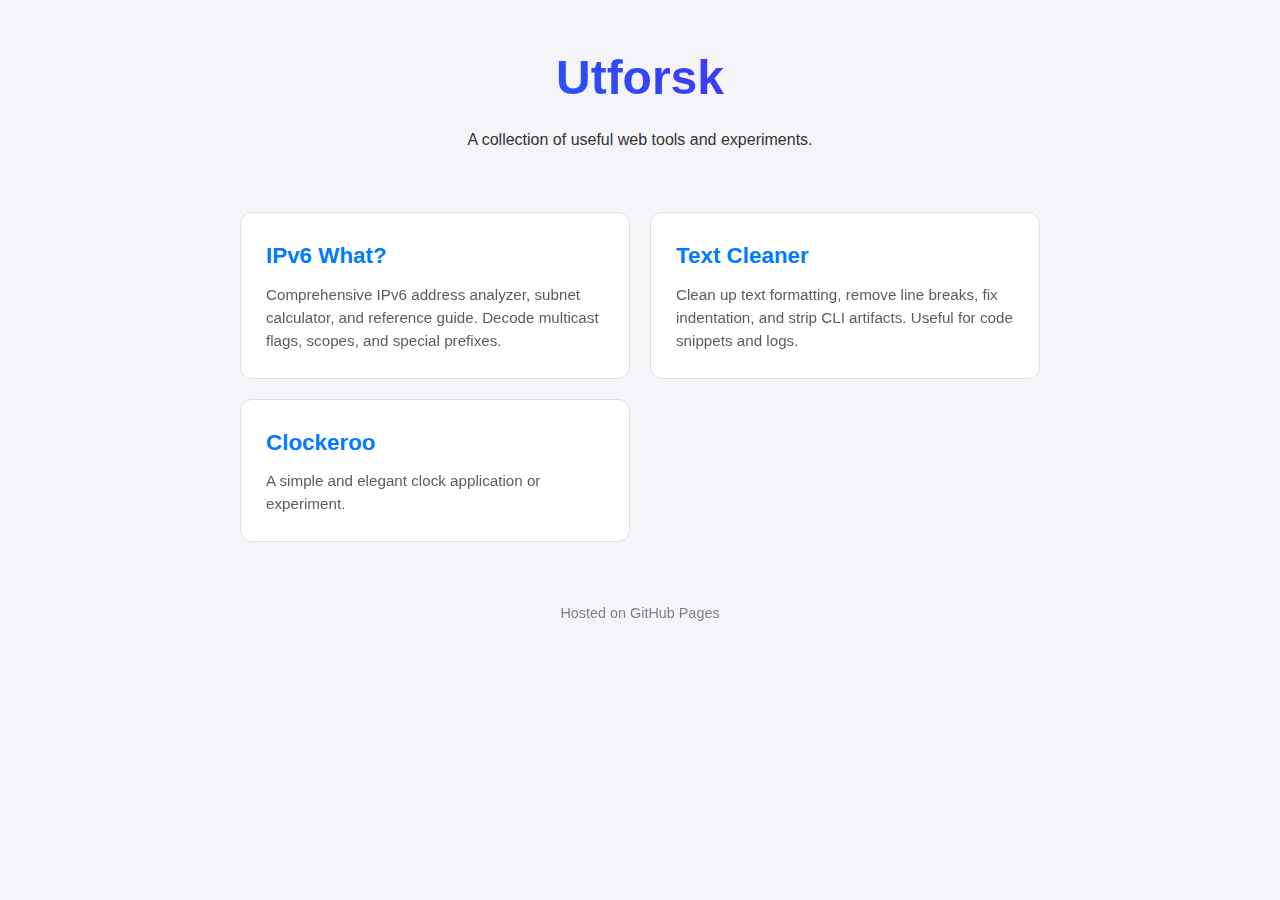
<file: index.html>
<!DOCTYPE html>
<html lang="en">
<head>
    <meta charset="UTF-8">
    <meta name="viewport" content="width=device-width, initial-scale=1.0">
    <title>Utforsk - Tools & Utilities</title>
    <style>
        :root {
            --bg-color: #f4f4f9;
            --text-color: #333;
            --card-bg: #ffffff;
            --card-border: #e0e0e0;
            --primary-color: #007bff;
            --accent-color: #6610f2;
            --hover-bg: #f8f9fa;
        }

        @media (prefers-color-scheme: dark) {
            :root {
                --bg-color: #121212;
                --text-color: #e0e0e0;
                --card-bg: #1e1e1e;
                --card-border: #333;
                --primary-color: #4da3ff;
                --accent-color: #a170ff;
                --hover-bg: #2d2d2d;
            }
        }

        * {
            box-sizing: border-box;
            margin: 0;
            padding: 0;
        }

        body {
            font-family: -apple-system, BlinkMacSystemFont, "Segoe UI", Roboto, Helvetica, Arial, sans-serif;
            background-color: var(--bg-color);
            color: var(--text-color);
            line-height: 1.6;
            padding: 40px 20px;
            transition: background-color 0.3s, color 0.3s;
        }

        .container {
            max-width: 800px;
            margin: 0 auto;
        }

        header {
            text-align: center;
            margin-bottom: 60px;
        }

        h1 {
            font-size: 3rem;
            margin-bottom: 10px;
            background: linear-gradient(45deg, var(--primary-color), var(--accent-color));
            -webkit-background-clip: text;
            -webkit-text-fill-color: transparent;
        }

        .tools-grid {
            display: grid;
            grid-template-columns: repeat(auto-fit, minmax(300px, 1fr));
            gap: 20px;
        }

        .tool-card {
            background-color: var(--card-bg);
            border: 1px solid var(--card-border);
            border-radius: 12px;
            padding: 25px;
            text-decoration: none;
            color: var(--text-color);
            transition: transform 0.2s, border-color 0.2s, box-shadow 0.2s;
            display: flex;
            flex-direction: column;
        }

        .tool-card:hover {
            transform: translateY(-5px);
            border-color: var(--primary-color);
            box-shadow: 0 10px 20px rgba(0,0,0,0.1);
            background-color: var(--hover-bg);
        }

        .tool-title {
            font-size: 1.4rem;
            font-weight: 700;
            margin-bottom: 10px;
            color: var(--primary-color);
        }

        .tool-desc {
            font-size: 0.95rem;
            opacity: 0.8;
            line-height: 1.5;
        }

        footer {
            margin-top: 60px;
            text-align: center;
            opacity: 0.6;
            font-size: 0.9rem;
        }
    </style>
</head>
<body>
    <div class="container">
        <header>
            <h1>Utforsk</h1>
            <p>A collection of useful web tools and experiments.</p>
        </header>

        <div class="tools-grid">
            <a href="/ip6-what/" class="tool-card">
                <div class="tool-title">IPv6 What?</div>
                <div class="tool-desc">Comprehensive IPv6 address analyzer, subnet calculator, and reference guide. Decode multicast flags, scopes, and special prefixes.</div>
            </a>

            <a href="/txt-cleaner/" class="tool-card">
                <div class="tool-title">Text Cleaner</div>
                <div class="tool-desc">Clean up text formatting, remove line breaks, fix indentation, and strip CLI artifacts. Useful for code snippets and logs.</div>
            </a>

            <a href="/clockeroo/" class="tool-card">
                <div class="tool-title">Clockeroo</div>
                <div class="tool-desc">A simple and elegant clock application or experiment.</div>
            </a>

        </div>

        <footer>
            <p>Hosted on GitHub Pages</p>
        </footer>
    </div>
</body>
</html>
</file>
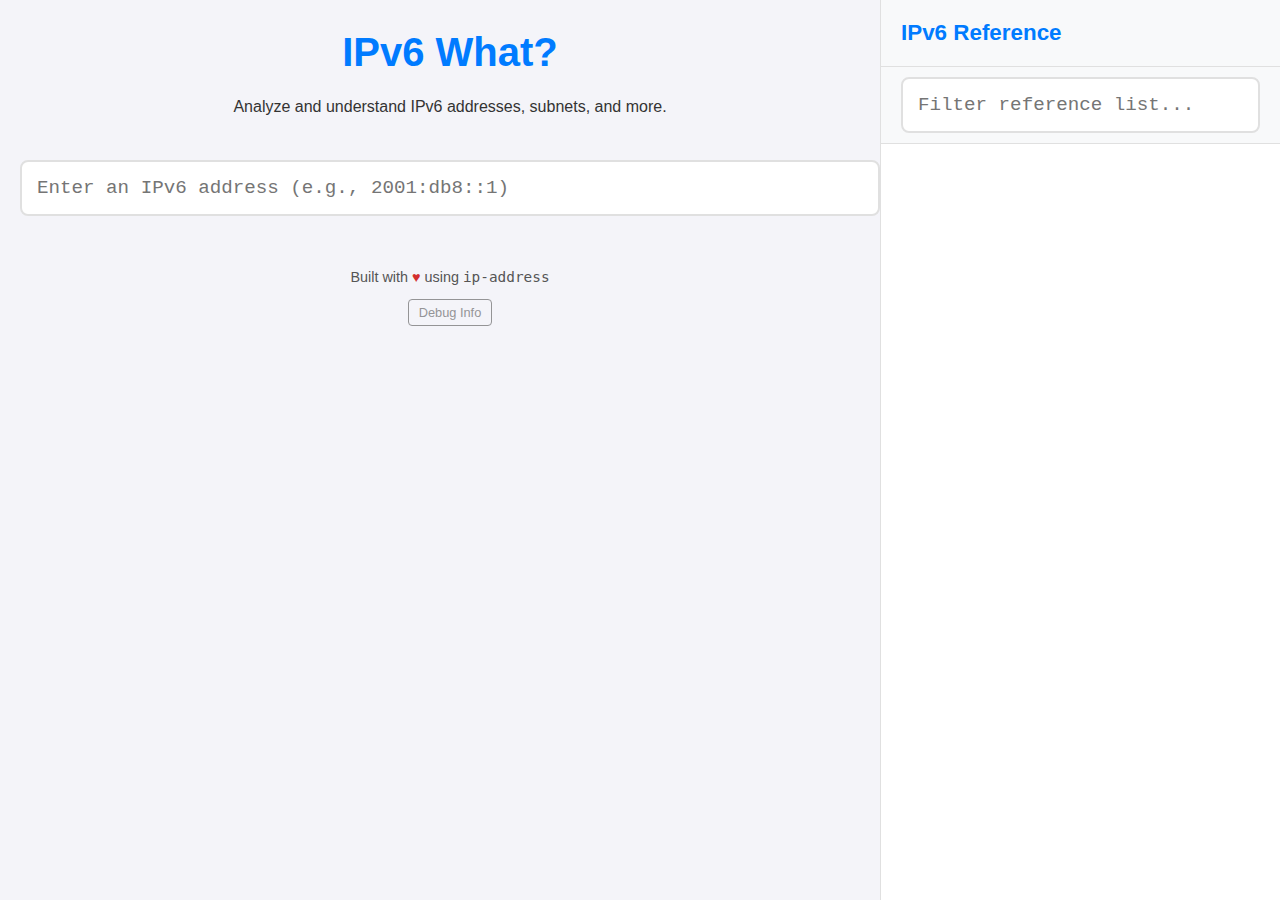
<file: ip6-what/index.html>
<!DOCTYPE html>
<html lang="en">
<head>
    <meta charset="UTF-8">
    <meta name="viewport" content="width=device-width, initial-scale=1.0">
    <title>IPv6 What? - Analyze IPv6 Entities</title>
    <link rel="stylesheet" href="styles.css">
</head>
<body>
    <div class="container">
        <header>
            <h1>IPv6 What?</h1>
            <p>Analyze and understand IPv6 addresses, subnets, and more.</p>
            <button id="ref-btn" class="ref-btn">Browse Reference & Examples</button>
        </header>

        <main>
            <section class="input-section">
                <label for="ipv6-input" class="sr-only">Enter IPv6 Entity</label>
                <input type="text" id="ipv6-input" placeholder="Enter an IPv6 address (e.g., 2001:db8::1)" autocomplete="off" spellcheck="false">
            </section>

            <!-- Old examples section removed -->

            <section id="results-section" class="results-section hidden">
                <!-- Results will be populated by JS -->
                <div id="error-message" class="error-message hidden"></div>
                <div id="results-content" class="results-content"></div>
            </section>
        </main>

        <footer>
            <p>Built with <span class="heart">♥</span> using <code>ip-address</code></p>
            <button id="debug-btn" class="debug-btn">Debug Info</button>
            <pre id="debug-output" class="debug-output hidden"></pre>
        </footer>
    </div>
    
    <aside id="ref-panel" class="ref-panel">
        <div class="ref-header">
            <h2>IPv6 Reference</h2>
            <div class="ref-controls">
                <button id="ref-pin" class="ref-icon-btn" title="Pin Panel">📌</button>
                <button id="ref-close" class="ref-icon-btn" title="Close">×</button>
            </div>
        </div>
        <div class="ref-search-container">
            <input type="text" id="ref-search" class="ref-search" placeholder="Filter reference list...">
        </div>
        <div id="ref-content" class="ref-content"></div>
    </aside>
    <div id="ref-overlay" class="ref-overlay"></div>

    <script type="module" src="script.js"></script>
    <div id="global-tooltip" class="row-description hidden"></div>
</body>
</html>
</file>
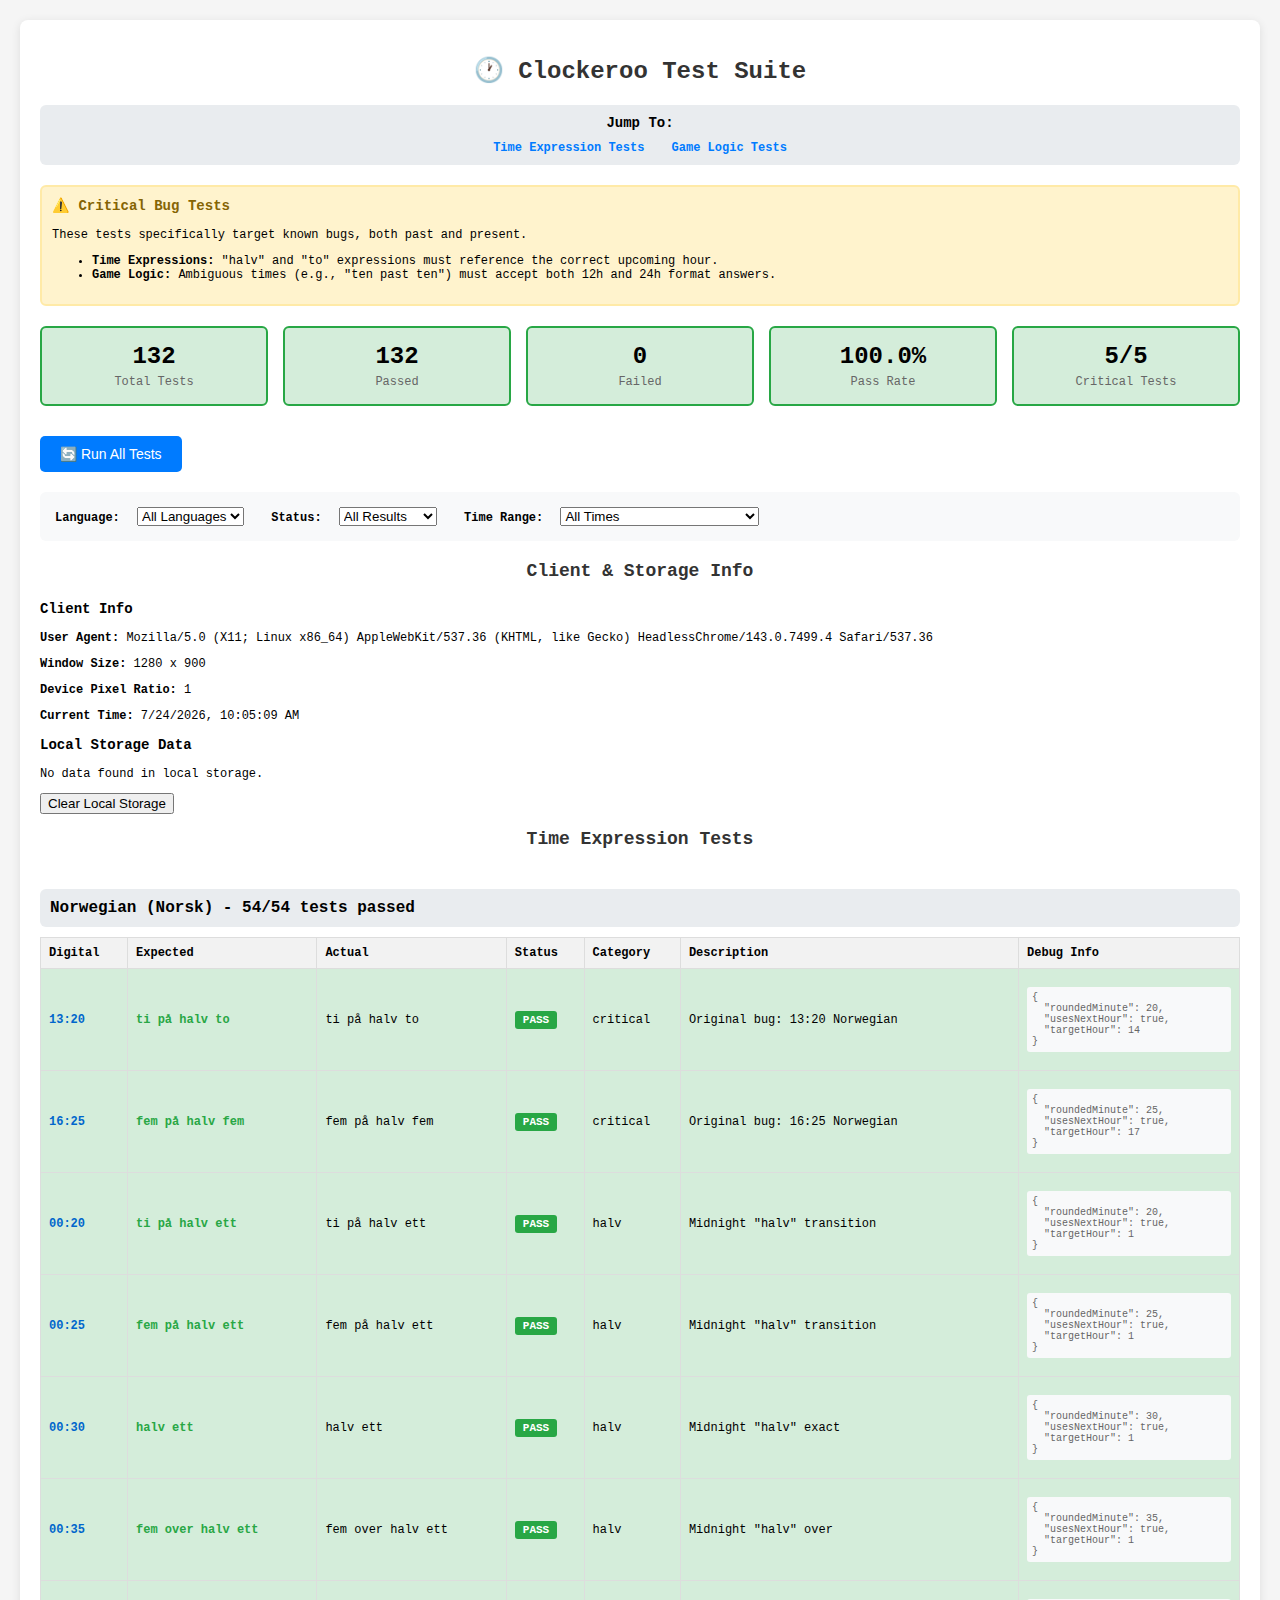
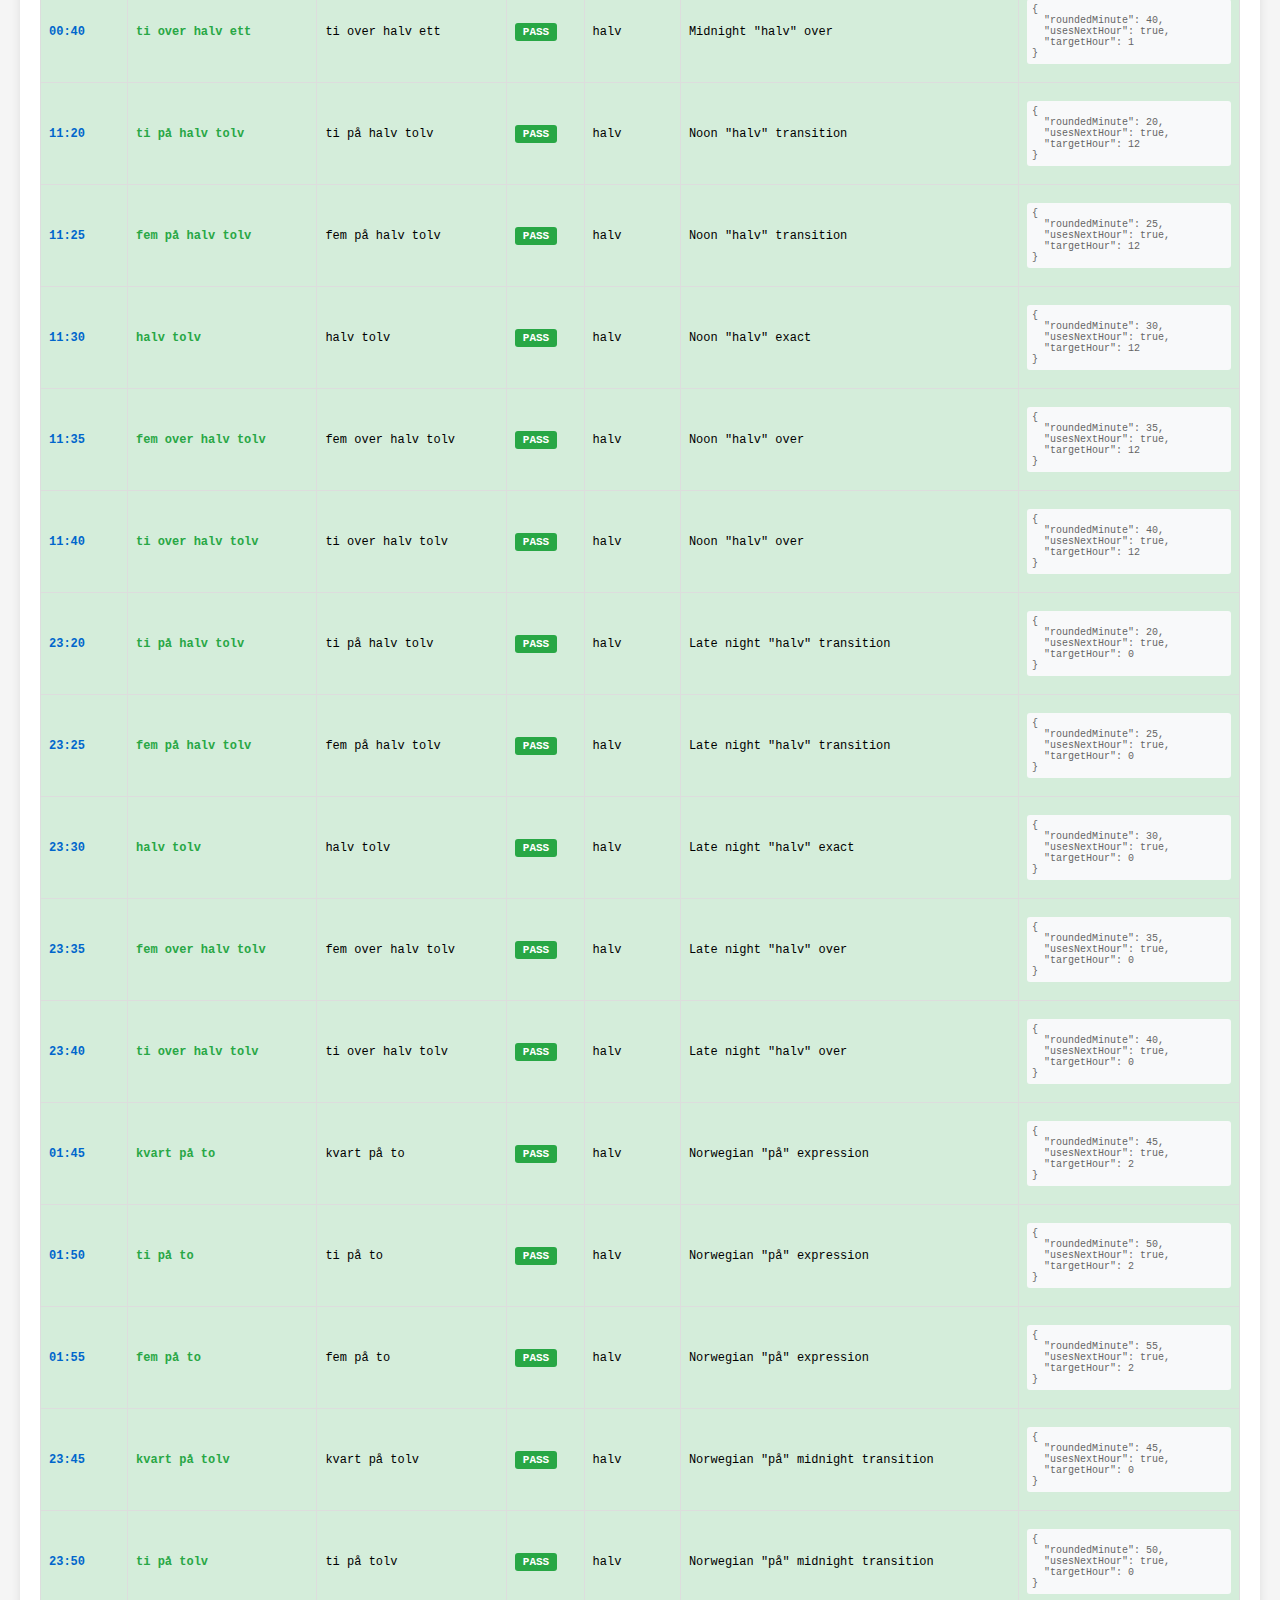
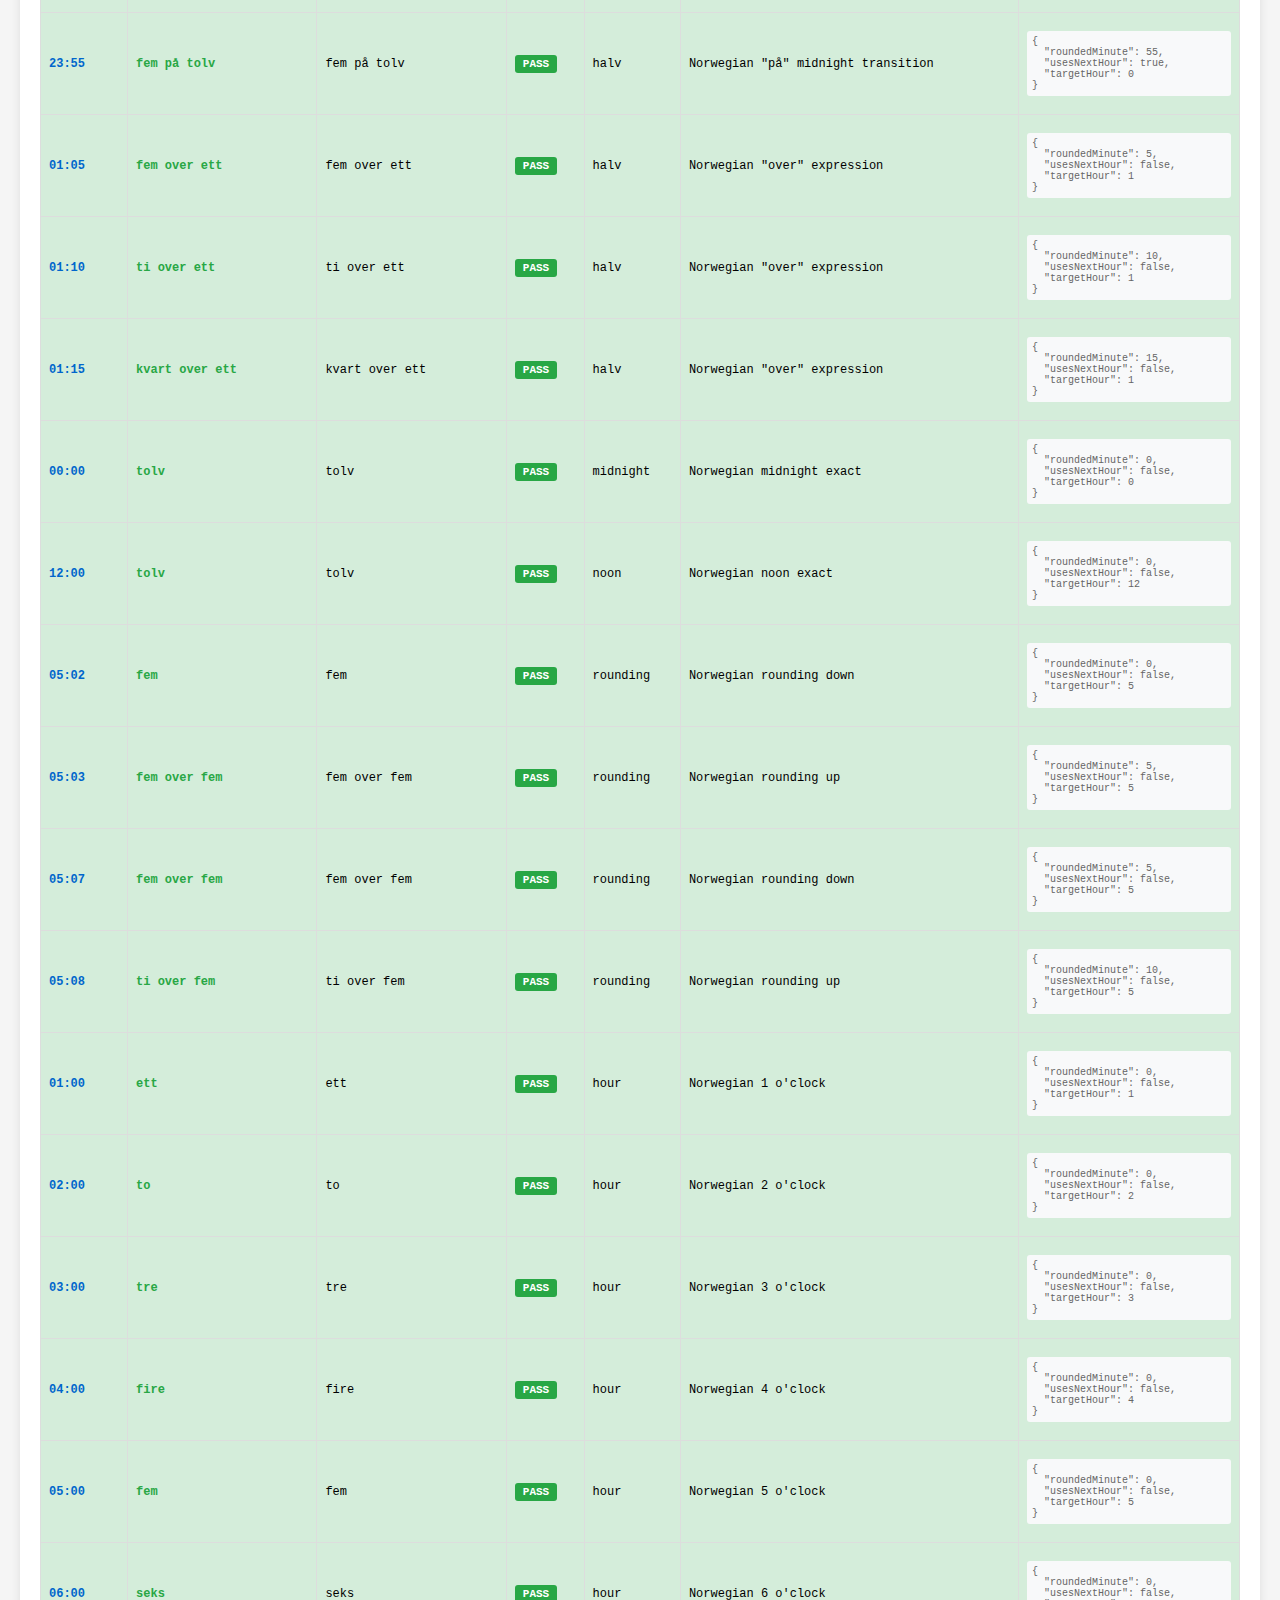
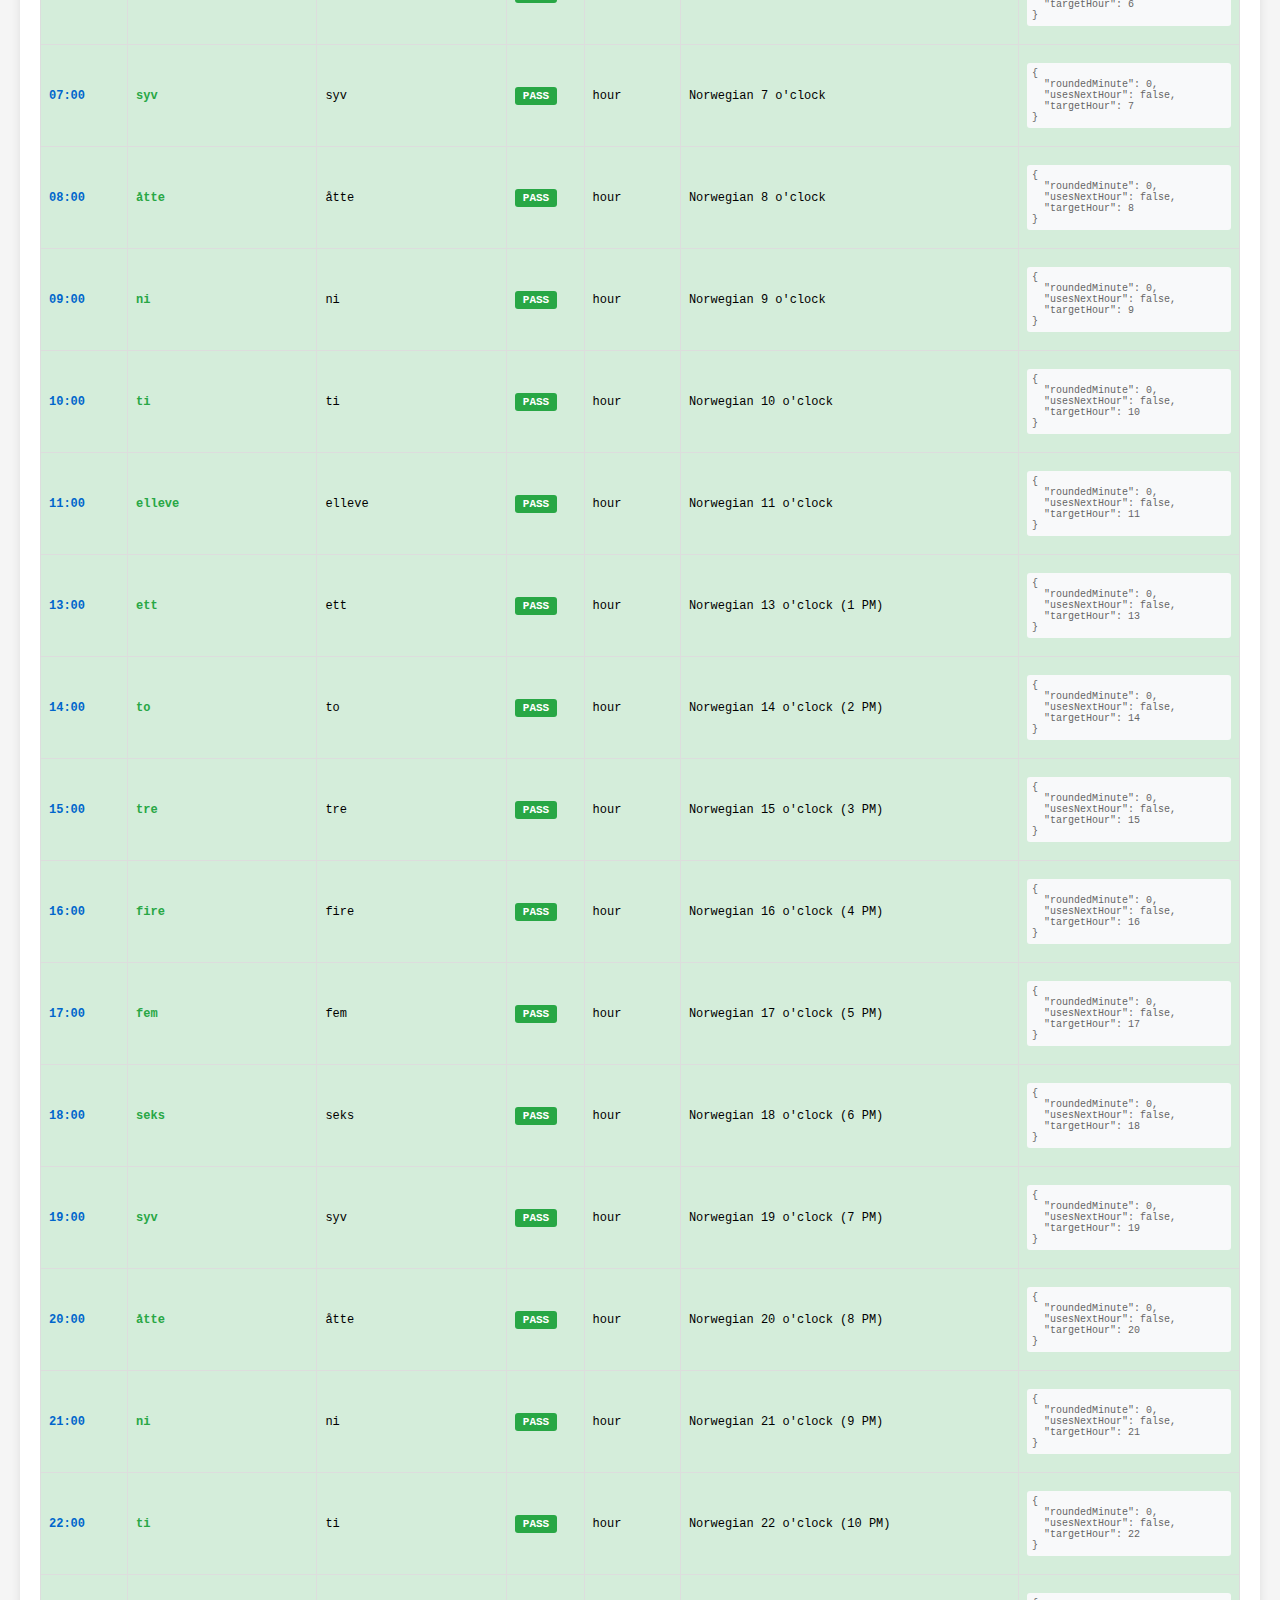
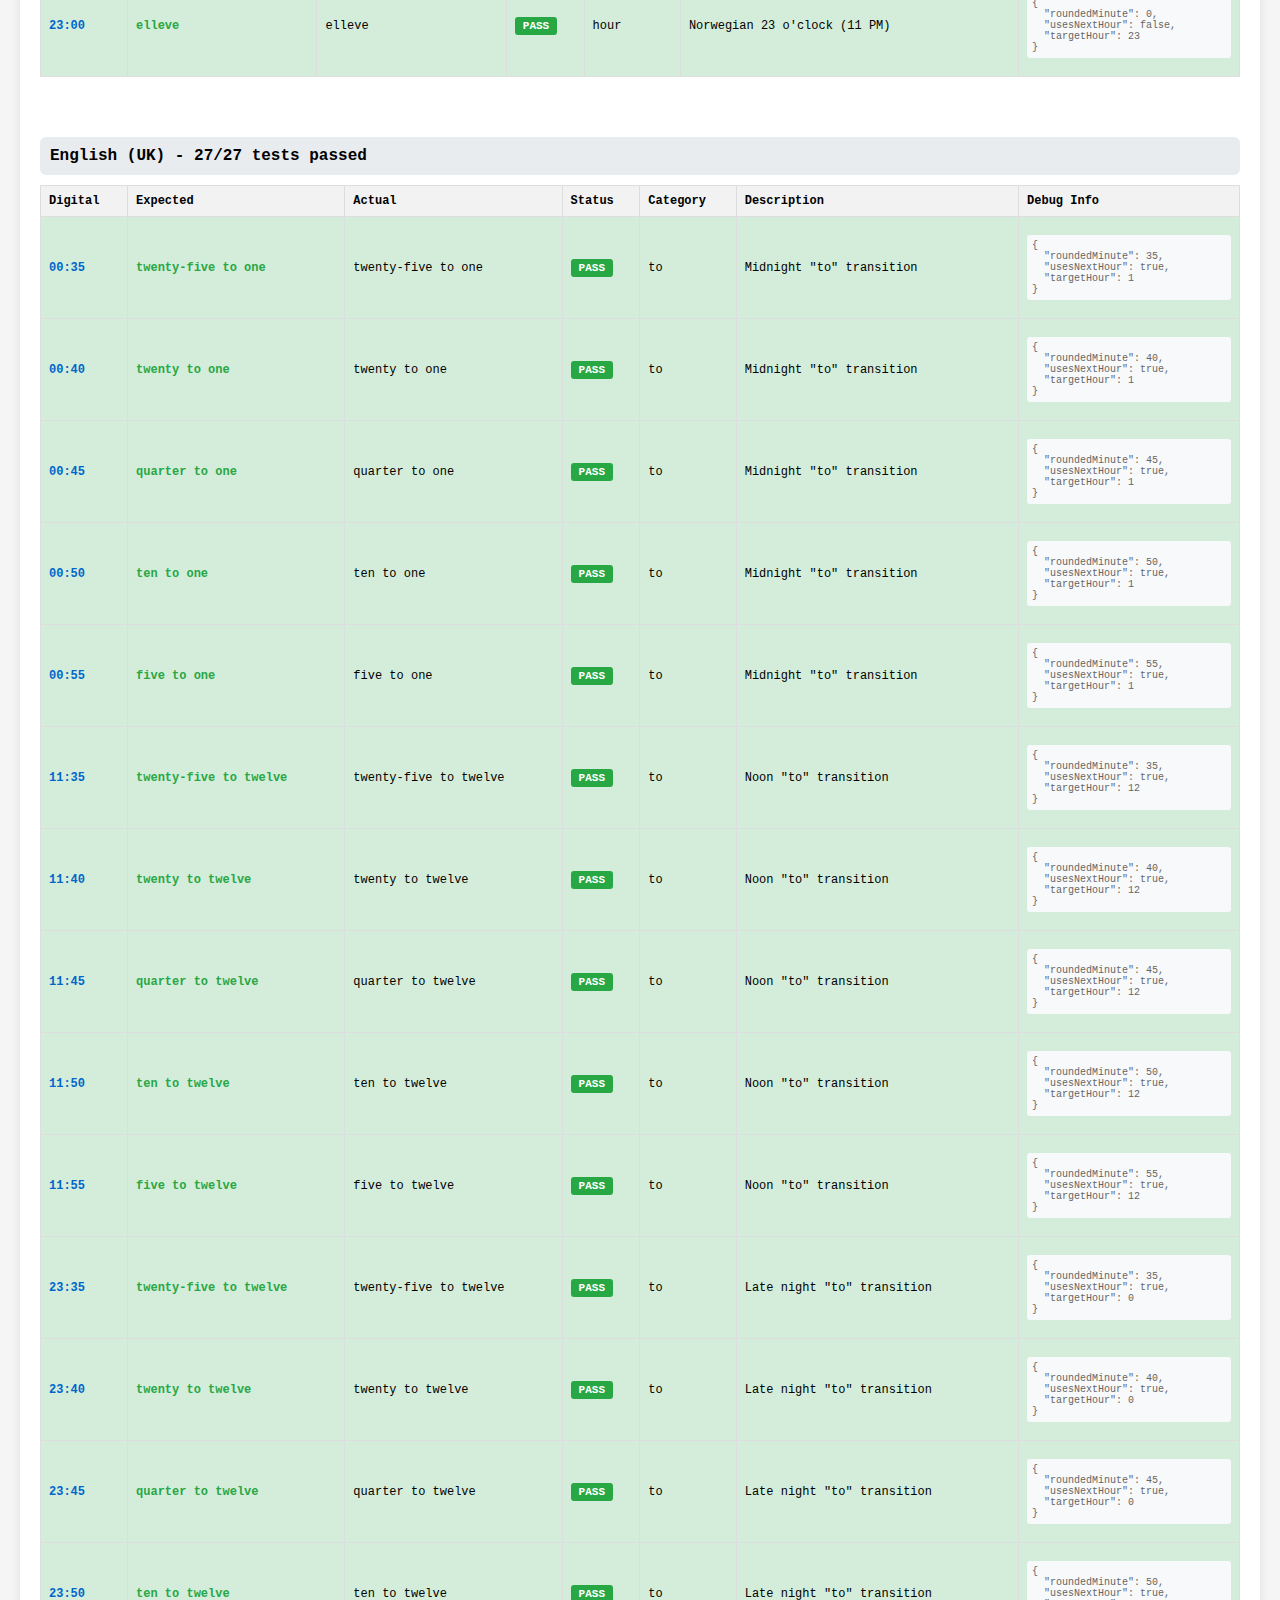
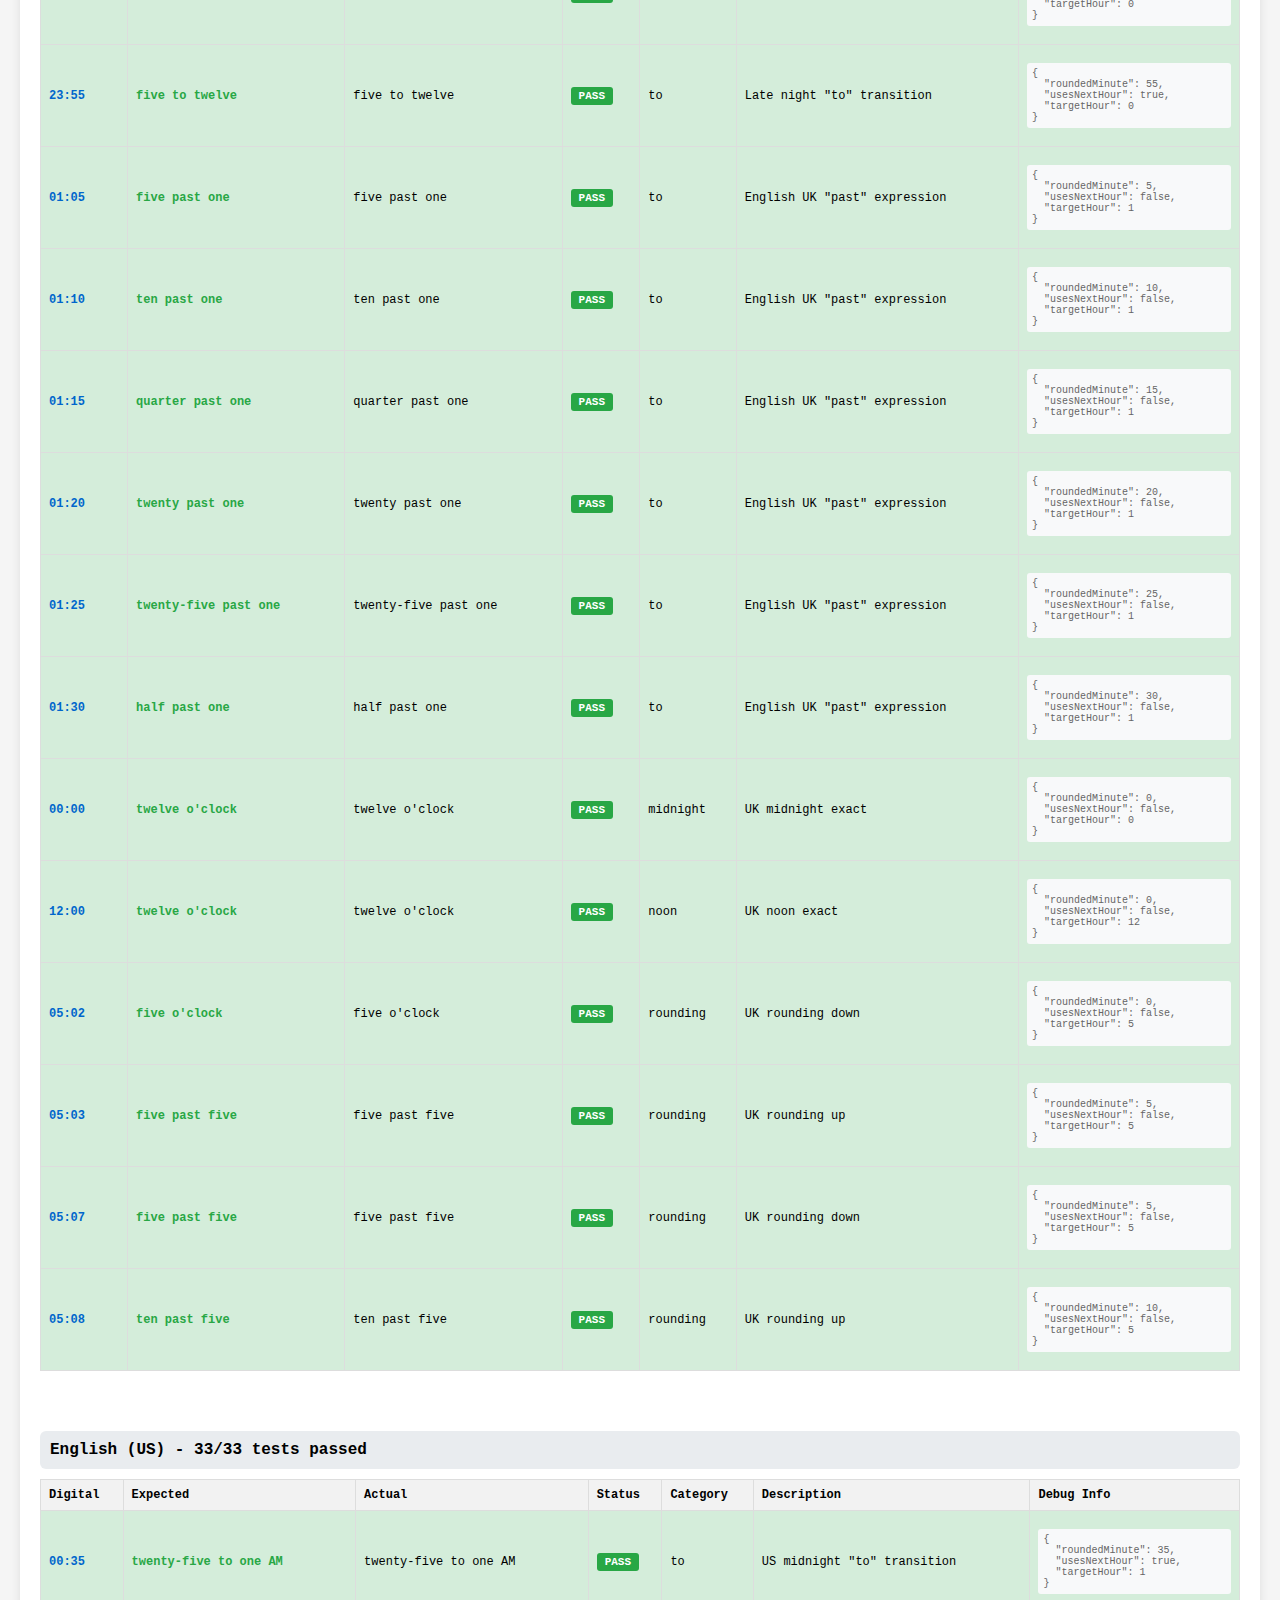
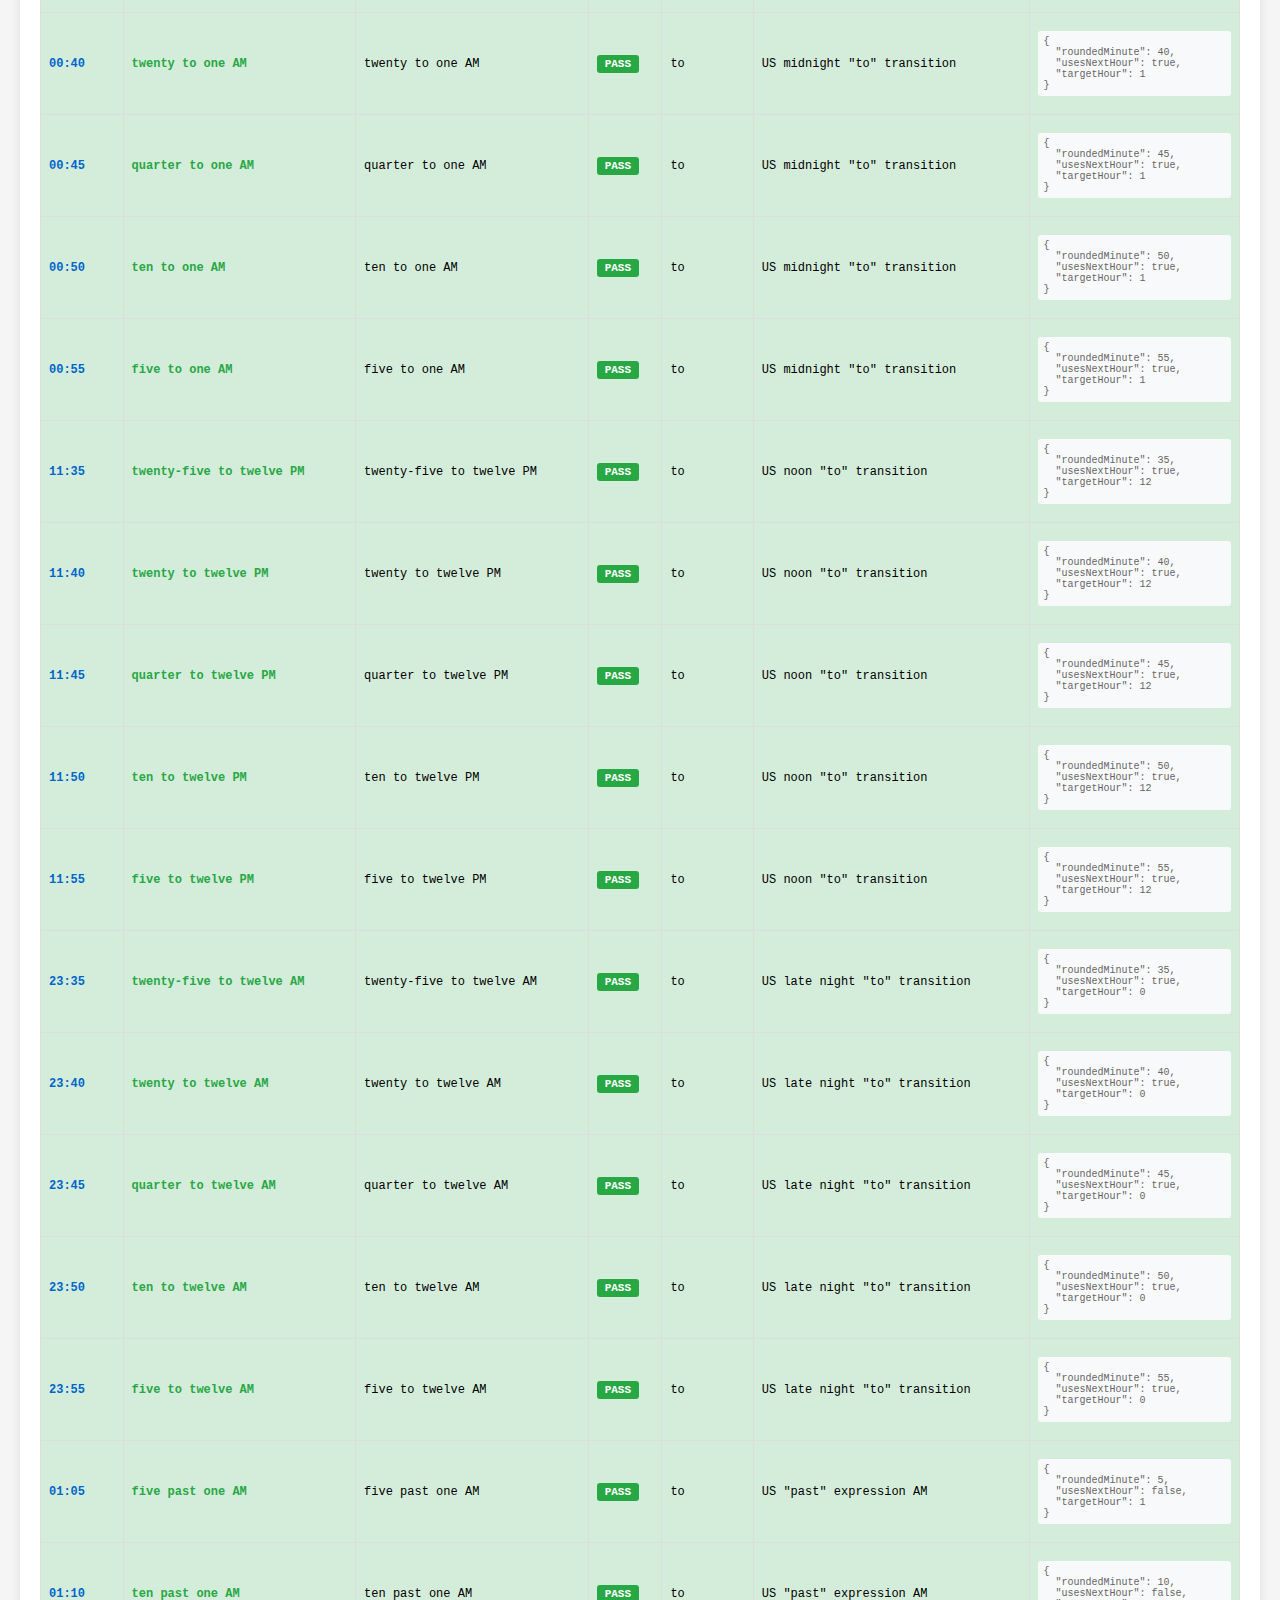
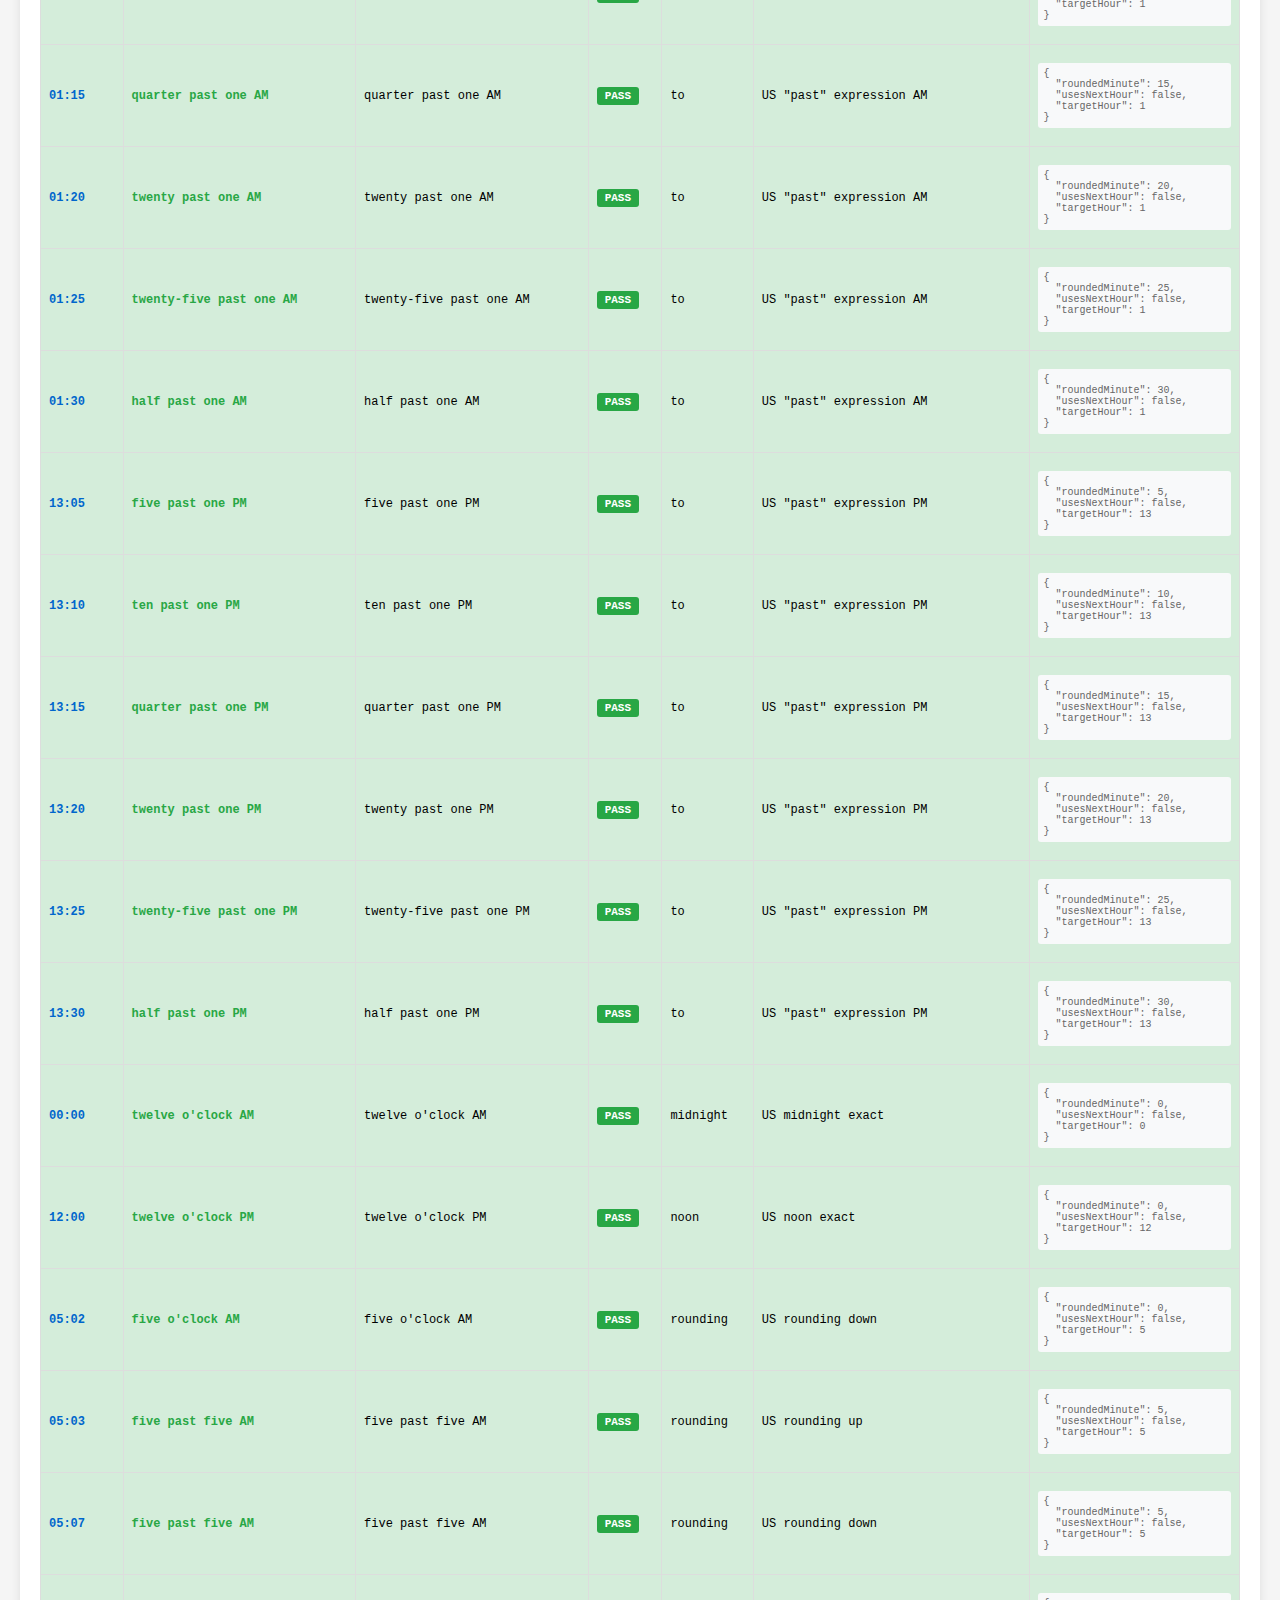
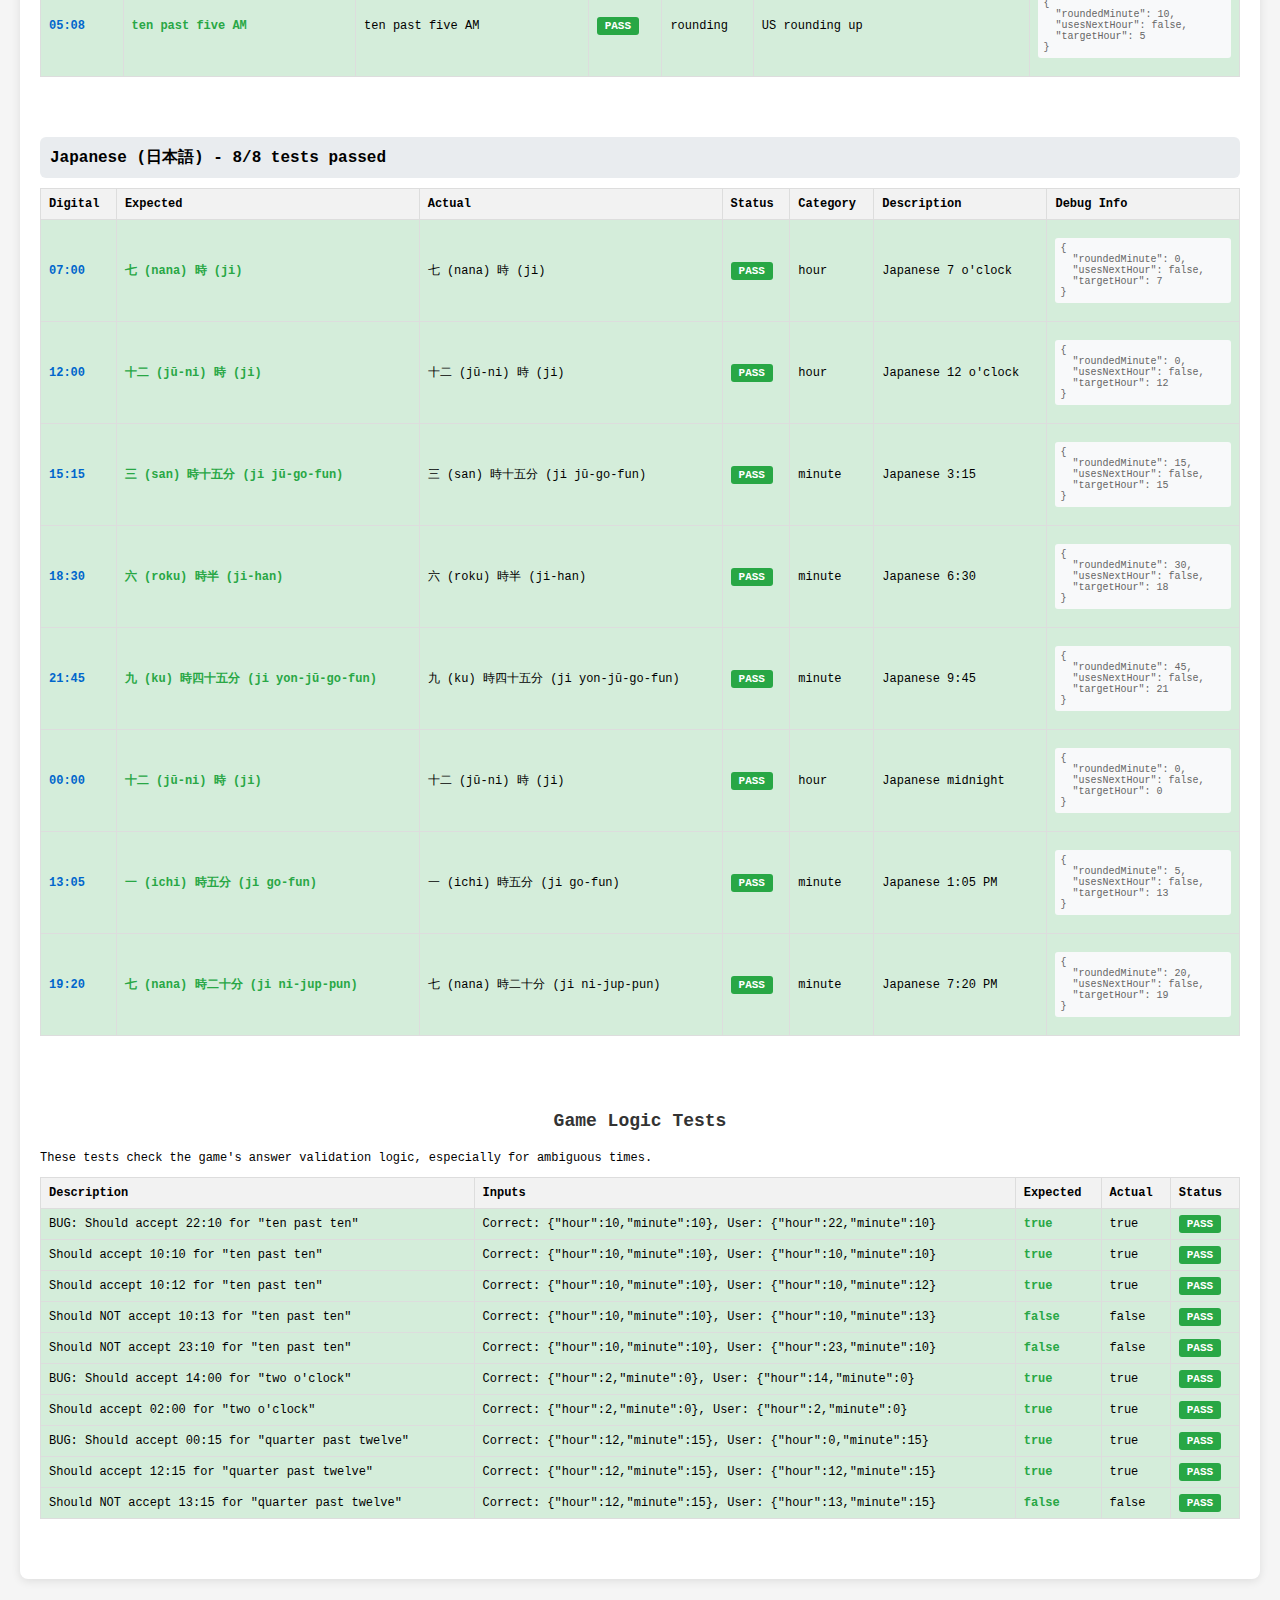
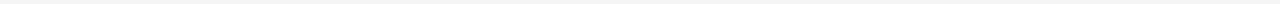
<file: clockeroo/test.html>
<!DOCTYPE html>
<html lang="en">

<head>
    <meta charset="UTF-8">
    <meta name="viewport" content="width=device-width, initial-scale=1.0">
    <title>Clockeroo Test Suite</title>
    <style>
        body {
            font-family: 'Monaco', 'Menlo', 'Consolas', monospace;
            font-size: 12px;
            margin: 20px;
            background-color: #f5f5f5;
            scroll-behavior: smooth;
        }

        .container {
            max-width: 1200px;
            margin: 0 auto;
            background: white;
            padding: 20px;
            border-radius: 8px;
            box-shadow: 0 2px 10px rgba(0, 0, 0, 0.1);
        }

        h1,
        h2 {
            color: #333;
            text-align: center;
            margin-bottom: 20px;
        }

        .jump-menu {
            background: #e9ecef;
            padding: 10px 15px;
            border-radius: 6px;
            margin-bottom: 20px;
            text-align: center;
        }

        .jump-menu h3 {
            margin: 0 0 10px 0;
            font-size: 14px;
        }

        .jump-menu ul {
            list-style: none;
            padding: 0;
            margin: 0;
            display: inline-block;
        }

        .jump-menu li {
            display: inline-block;
            margin: 0 10px;
        }

        .jump-menu a {
            text-decoration: none;
            color: #007bff;
            font-weight: bold;
        }

        .summary {
            display: grid;
            grid-template-columns: repeat(auto-fit, minmax(150px, 1fr));
            gap: 15px;
            margin-bottom: 30px;
        }

        .stat-card {
            background: #f8f9fa;
            padding: 15px;
            border-radius: 6px;
            text-align: center;
            border: 2px solid #e9ecef;
        }

        .stat-card.passed {
            border-color: #28a745;
            background-color: #d4edda;
        }

        .stat-card.failed {
            border-color: #dc3545;
            background-color: #f8d7da;
        }

        .stat-number {
            font-size: 24px;
            font-weight: bold;
            margin-bottom: 5px;
        }

        .stat-label {
            font-size: 12px;
            color: #666;
        }

        .filters {
            margin-bottom: 20px;
            padding: 15px;
            background: #f8f9fa;
            border-radius: 6px;
        }

        .filter-group {
            display: inline-block;
            margin-right: 20px;
        }

        .filter-group label {
            font-weight: bold;
            margin-right: 10px;
        }

        table {
            width: 100%;
            border-collapse: collapse;
            margin-bottom: 20px;
        }

        th,
        td {
            border: 1px solid #ddd;
            padding: 8px;
            text-align: left;
        }

        th {
            background-color: #f2f2f2;
            font-weight: bold;
            position: sticky;
            top: 0;
            z-index: 10;
        }

        .test-row.passed {
            background-color: #d4edda;
        }

        .test-row.failed {
            background-color: #f8d7da;
        }

        .test-row.hidden {
            display: none;
        }

        .time-digital {
            font-family: 'Monaco', 'Menlo', 'Consolas', monospace;
            font-weight: bold;
            color: #0066cc;
        }

        .time-text {
            font-style: italic;
            color: #333;
        }

        .expected {
            color: #28a745;
            font-weight: bold;
        }

        .actual {
            color: #000;
        }

        .debug-info {
            font-size: 10px;
            color: #666;
            background: #f8f9fa;
            padding: 5px;
            border-radius: 3px;
        }

        .status {
            font-weight: bold;
            padding: 3px 8px;
            border-radius: 3px;
            font-size: 11px;
        }

        .status.pass {
            background-color: #28a745;
            color: white;
        }

        .status.fail {
            background-color: #dc3545;
            color: white;
        }

        .run-tests {
            background: #007bff;
            color: white;
            padding: 10px 20px;
            border: none;
            border-radius: 5px;
            cursor: pointer;
            font-size: 14px;
            margin-bottom: 20px;
        }

        .run-tests:hover {
            background: #0056b3;
        }

        .language-section {
            margin-bottom: 40px;
            padding-top: 20px;
            /* For jump menu spacing */
        }

        .language-header {
            background: #e9ecef;
            padding: 10px;
            border-radius: 6px;
            margin-bottom: 10px;
            font-weight: bold;
            font-size: 16px;
        }

        .critical-tests {
            background: #fff3cd;
            border: 2px solid #ffeaa7;
            border-radius: 6px;
            padding: 10px;
            margin-bottom: 20px;
        }

        .critical-tests h3 {
            color: #856404;
            margin-top: 0;
        }
    </style>
</head>

<body>
    <div class="container">
        <h1>🕐 Clockeroo Test Suite</h1>

        <nav class="jump-menu">
            <h3>Jump To:</h3>
            <ul>
                <li><a href="#time-expr-tests">Time Expression Tests</a></li>
                <li><a href="#game-logic-tests">Game Logic Tests</a></li>
            </ul>
        </nav>

        <div class="critical-tests">
            <h3>⚠️ Critical Bug Tests</h3>
            <p>These tests specifically target known bugs, both past and present.</p>
            <ul>
                <li><strong>Time Expressions:</strong> "halv" and "to" expressions must reference the correct upcoming
                    hour.</li>
                <li><strong>Game Logic:</strong> Ambiguous times (e.g., "ten past ten") must accept both 12h and 24h
                    format answers.</li>
            </ul>
        </div>

        <div class="summary" id="summary">
            <!-- Summary stats will be populated here -->
        </div>

        <button class="run-tests" onclick="runAllTests()">🔄 Run All Tests</button>

        <div class="filters">
            <div class="filter-group">
                <label>Language:</label>
                <select id="languageFilter" onchange="filterTests()">
                    <option value="">All Languages</option>
                    <option value="no">Norwegian</option>
                    <option value="en-gb">English (UK)</option>
                    <option value="en-us">English (US)</option>
                    <option value="ja">Japanese</option>
                </select>
            </div>
            <div class="filter-group">
                <label>Status:</label>
                <select id="statusFilter" onchange="filterTests()">
                    <option value="">All Results</option>
                    <option value="passed">Passed Only</option>
                    <option value="failed">Failed Only</option>
                </select>
            </div>
            <div class="filter-group">
                <label>Time Range:</label>
                <select id="timeFilter" onchange="filterTests()">
                    <option value="">All Times</option>
                    <option value="critical">Critical Bug Cases</option>
                    <option value="halv">Norwegian "halv" expressions</option>
                    <option value="to">English "to" expressions</option>
                    <option value="midnight">Midnight transitions</option>
                    <option value="noon">Noon transitions</option>
                </select>
            </div>
        </div>

        <div id="debug-info-section" class="test-section">
            <h2>Client & Storage Info</h2>
            <div id="client-data"></div>
            <div id="localstorage-data"></div>
        </div>

        <div id="time-expr-tests">
            <h2>Time Expression Tests</h2>
            <div id="testResults">
                <!-- Test results will be populated here -->
            </div>
        </div>

        <div id="game-logic-tests" class="language-section">
            <h2>Game Logic Tests</h2>
            <p>These tests check the game's answer validation logic, especially for ambiguous times.</p>
            <table id="gameTestResults">
                <!-- Game test results will be populated here -->
            </table>
        </div>
    </div>

    <script src="languages.js"></script>
    <script>
        // --- Time Expression Logic (Copied from main app) ---
        function generateTimeString(hour, minute, languageCode) {
            const lang = timeLanguages[languageCode];
            const roundedMinute = Math.round(minute / 5) * 5;

            if (roundedMinute === 0 || roundedMinute === 60) {
                const displayHour = roundedMinute === 60 ? (hour + 1) % 24 : hour % 24;
                return formatHourExpression(displayHour, lang.minuteWords[roundedMinute === 60 ? 0 : roundedMinute], lang);
            }

            const minuteWord = lang.minuteWords[roundedMinute];
            if (!minuteWord) {
                return formatHourExpression(hour % 24, lang.minuteWords[0], lang);
            }

            let targetHour = hour % 24;

            if (lang.useNextHourForMinutes && lang.useNextHourForMinutes.includes(roundedMinute)) {
                targetHour = (hour + 1) % 24;
            }

            if (roundedMinute === 0) {
                return formatHourExpression(targetHour, minuteWord, lang);
            }

            return formatTimeExpression(minuteWord, targetHour, lang);
        }

        function formatHourExpression(hour, minuteWord, lang) {
            if (lang.use24Hour) {
                return minuteWord ? `${lang.numbers[hour]} ${minuteWord}` : lang.numbers[hour];
            } else {
                const hour12 = hour === 0 ? 12 : hour > 12 ? hour - 12 : hour;
                const ampm = hour < 12 ? 'AM' : 'PM';
                return minuteWord ? `${lang.numbers[hour12]} ${minuteWord} ${ampm}` : `${lang.numbers[hour12]} ${ampm}`;
            }
        }

        function formatTimeExpression(minuteWord, targetHour, lang) {
            if (lang.use24Hour && lang.name && lang.name === '日本語') {
                return `${lang.numbers[targetHour]} ${minuteWord}`;
            }

            if (lang.use24Hour) {
                return `${minuteWord} ${lang.numbers[targetHour]}`;
            } else {
                const hour12 = targetHour === 0 ? 12 : targetHour > 12 ? targetHour - 12 : targetHour;
                const ampm = targetHour < 12 ? 'AM' : 'PM';
                return `${minuteWord} ${lang.numbers[hour12]} ${ampm}`;
            }
        }

        // --- Game Logic (Copied from main app) ---
        function checkSetTimeAnswer_test(correctTime, userHour, userMinute) {
            // This is the NEW fixed logic that handles 12h/24h ambiguity
            const correct12Hour = correctTime.hour; // 1-12
            const correctMinute = correctTime.minute;
            const user24Hour = userHour; // 0-23

            const candidateHours = [];
            if (correct12Hour === 12) {
                // "12" from generator can mean midnight (0) or noon (12)
                candidateHours.push(0, 12);
            } else {
                // e.g., "2" from generator can mean 2 and 14
                candidateHours.push(correct12Hour, correct12Hour + 12);
            }

            let isMatch = false;
            for (const candidateHour of candidateHours) {
                // Check if hours match and minutes are within leeway
                if (user24Hour === candidateHour && Math.abs(userMinute - correctMinute) <= 2) {
                    isMatch = true;
                    break;
                }
            }
            return isMatch;
        }

        // --- Test Data ---
        const timeExpressionTestCases = [
            // Critical bug cases - these were the original reported issues
            { hour: 13, minute: 20, lang: 'no', expected: 'ti på halv to', category: 'critical', description: 'Original bug: 13:20 Norwegian' },
            { hour: 16, minute: 25, lang: 'no', expected: 'fem på halv fem', category: 'critical', description: 'Original bug: 16:25 Norwegian' },

            // Norwegian "halv" expressions - comprehensive coverage
            { hour: 0, minute: 20, lang: 'no', expected: 'ti på halv ett', category: 'halv', description: 'Midnight "halv" transition' },
            { hour: 0, minute: 25, lang: 'no', expected: 'fem på halv ett', category: 'halv', description: 'Midnight "halv" transition' },
            { hour: 0, minute: 30, lang: 'no', expected: 'halv ett', category: 'halv', description: 'Midnight "halv" exact' },
            { hour: 0, minute: 35, lang: 'no', expected: 'fem over halv ett', category: 'halv', description: 'Midnight "halv" over' },
            { hour: 0, minute: 40, lang: 'no', expected: 'ti over halv ett', category: 'halv', description: 'Midnight "halv" over' },
            { hour: 11, minute: 20, lang: 'no', expected: 'ti på halv tolv', category: 'halv', description: 'Noon "halv" transition' },
            { hour: 11, minute: 25, lang: 'no', expected: 'fem på halv tolv', category: 'halv', description: 'Noon "halv" transition' },
            { hour: 11, minute: 30, lang: 'no', expected: 'halv tolv', category: 'halv', description: 'Noon "halv" exact' },
            { hour: 11, minute: 35, lang: 'no', expected: 'fem over halv tolv', category: 'halv', description: 'Noon "halv" over' },
            { hour: 11, minute: 40, lang: 'no', expected: 'ti over halv tolv', category: 'halv', description: 'Noon "halv" over' },
            { hour: 23, minute: 20, lang: 'no', expected: 'ti på halv tolv', category: 'halv', description: 'Late night "halv" transition' },
            { hour: 23, minute: 25, lang: 'no', expected: 'fem på halv tolv', category: 'halv', description: 'Late night "halv" transition' },
            { hour: 23, minute: 30, lang: 'no', expected: 'halv tolv', category: 'halv', description: 'Late night "halv" exact' },
            { hour: 23, minute: 35, lang: 'no', expected: 'fem over halv tolv', category: 'halv', description: 'Late night "halv" over' },
            { hour: 23, minute: 40, lang: 'no', expected: 'ti over halv tolv', category: 'halv', description: 'Late night "halv" over' },

            // Norwegian "på" expressions (should reference next hour)
            { hour: 1, minute: 45, lang: 'no', expected: 'kvart på to', category: 'halv', description: 'Norwegian "på" expression' },
            { hour: 1, minute: 50, lang: 'no', expected: 'ti på to', category: 'halv', description: 'Norwegian "på" expression' },
            { hour: 1, minute: 55, lang: 'no', expected: 'fem på to', category: 'halv', description: 'Norwegian "på" expression' },
            { hour: 23, minute: 45, lang: 'no', expected: 'kvart på tolv', category: 'halv', description: 'Norwegian "på" midnight transition' },
            { hour: 23, minute: 50, lang: 'no', expected: 'ti på tolv', category: 'halv', description: 'Norwegian "på" midnight transition' },
            { hour: 23, minute: 55, lang: 'no', expected: 'fem på tolv', category: 'halv', description: 'Norwegian "på" midnight transition' },

            // Norwegian "over" expressions (should reference current hour)
            { hour: 1, minute: 5, lang: 'no', expected: 'fem over ett', category: 'halv', description: 'Norwegian "over" expression' },
            { hour: 1, minute: 10, lang: 'no', expected: 'ti over ett', category: 'halv', description: 'Norwegian "over" expression' },
            { hour: 1, minute: 15, lang: 'no', expected: 'kvart over ett', category: 'halv', description: 'Norwegian "over" expression' },

            // English UK "to" expressions - comprehensive coverage
            { hour: 0, minute: 35, lang: 'en-gb', expected: 'twenty-five to one', category: 'to', description: 'Midnight "to" transition' },
            { hour: 0, minute: 40, lang: 'en-gb', expected: 'twenty to one', category: 'to', description: 'Midnight "to" transition' },
            { hour: 0, minute: 45, lang: 'en-gb', expected: 'quarter to one', category: 'to', description: 'Midnight "to" transition' },
            { hour: 0, minute: 50, lang: 'en-gb', expected: 'ten to one', category: 'to', description: 'Midnight "to" transition' },
            { hour: 0, minute: 55, lang: 'en-gb', expected: 'five to one', category: 'to', description: 'Midnight "to" transition' },
            { hour: 11, minute: 35, lang: 'en-gb', expected: 'twenty-five to twelve', category: 'to', description: 'Noon "to" transition' },
            { hour: 11, minute: 40, lang: 'en-gb', expected: 'twenty to twelve', category: 'to', description: 'Noon "to" transition' },
            { hour: 11, minute: 45, lang: 'en-gb', expected: 'quarter to twelve', category: 'to', description: 'Noon "to" transition' },
            { hour: 11, minute: 50, lang: 'en-gb', expected: 'ten to twelve', category: 'to', description: 'Noon "to" transition' },
            { hour: 11, minute: 55, lang: 'en-gb', expected: 'five to twelve', category: 'to', description: 'Noon "to" transition' },
            { hour: 23, minute: 35, lang: 'en-gb', expected: 'twenty-five to twelve', category: 'to', description: 'Late night "to" transition' },
            { hour: 23, minute: 40, lang: 'en-gb', expected: 'twenty to twelve', category: 'to', description: 'Late night "to" transition' },
            { hour: 23, minute: 45, lang: 'en-gb', expected: 'quarter to twelve', category: 'to', description: 'Late night "to" transition' },
            { hour: 23, minute: 50, lang: 'en-gb', expected: 'ten to twelve', category: 'to', description: 'Late night "to" transition' },
            { hour: 23, minute: 55, lang: 'en-gb', expected: 'five to twelve', category: 'to', description: 'Late night "to" transition' },

            // English UK "past" expressions (should reference current hour)
            { hour: 1, minute: 5, lang: 'en-gb', expected: 'five past one', category: 'to', description: 'English UK "past" expression' },
            { hour: 1, minute: 10, lang: 'en-gb', expected: 'ten past one', category: 'to', description: 'English UK "past" expression' },
            { hour: 1, minute: 15, lang: 'en-gb', expected: 'quarter past one', category: 'to', description: 'English UK "past" expression' },
            { hour: 1, minute: 20, lang: 'en-gb', expected: 'twenty past one', category: 'to', description: 'English UK "past" expression' },
            { hour: 1, minute: 25, lang: 'en-gb', expected: 'twenty-five past one', category: 'to', description: 'English UK "past" expression' },
            { hour: 1, minute: 30, lang: 'en-gb', expected: 'half past one', category: 'to', description: 'English UK "past" expression' },

            // English US "to" expressions with AM/PM - comprehensive coverage
            { hour: 0, minute: 35, lang: 'en-us', expected: 'twenty-five to one AM', category: 'to', description: 'US midnight "to" transition' },
            { hour: 0, minute: 40, lang: 'en-us', expected: 'twenty to one AM', category: 'to', description: 'US midnight "to" transition' },
            { hour: 0, minute: 45, lang: 'en-us', expected: 'quarter to one AM', category: 'to', description: 'US midnight "to" transition' },
            { hour: 0, minute: 50, lang: 'en-us', expected: 'ten to one AM', category: 'to', description: 'US midnight "to" transition' },
            { hour: 0, minute: 55, lang: 'en-us', expected: 'five to one AM', category: 'to', description: 'US midnight "to" transition' },
            { hour: 11, minute: 35, lang: 'en-us', expected: 'twenty-five to twelve PM', category: 'to', description: 'US noon "to" transition' },
            { hour: 11, minute: 40, lang: 'en-us', expected: 'twenty to twelve PM', category: 'to', description: 'US noon "to" transition' },
            { hour: 11, minute: 45, lang: 'en-us', expected: 'quarter to twelve PM', category: 'to', description: 'US noon "to" transition' },
            { hour: 11, minute: 50, lang: 'en-us', expected: 'ten to twelve PM', category: 'to', description: 'US noon "to" transition' },
            { hour: 11, minute: 55, lang: 'en-us', expected: 'five to twelve PM', category: 'to', description: 'US noon "to" transition' },
            { hour: 23, minute: 35, lang: 'en-us', expected: 'twenty-five to twelve AM', category: 'to', description: 'US late night "to" transition' },
            { hour: 23, minute: 40, lang: 'en-us', expected: 'twenty to twelve AM', category: 'to', description: 'US late night "to" transition' },
            { hour: 23, minute: 45, lang: 'en-us', expected: 'quarter to twelve AM', category: 'to', description: 'US late night "to" transition' },
            { hour: 23, minute: 50, lang: 'en-us', expected: 'ten to twelve AM', category: 'to', description: 'US late night "to" transition' },
            { hour: 23, minute: 55, lang: 'en-us', expected: 'five to twelve AM', category: 'to', description: 'US late night "to" transition' },

            // English US "past" expressions with AM/PM
            { hour: 1, minute: 5, lang: 'en-us', expected: 'five past one AM', category: 'to', description: 'US "past" expression AM' },
            { hour: 1, minute: 10, lang: 'en-us', expected: 'ten past one AM', category: 'to', description: 'US "past" expression AM' },
            { hour: 1, minute: 15, lang: 'en-us', expected: 'quarter past one AM', category: 'to', description: 'US "past" expression AM' },
            { hour: 1, minute: 20, lang: 'en-us', expected: 'twenty past one AM', category: 'to', description: 'US "past" expression AM' },
            { hour: 1, minute: 25, lang: 'en-us', expected: 'twenty-five past one AM', category: 'to', description: 'US "past" expression AM' },
            { hour: 1, minute: 30, lang: 'en-us', expected: 'half past one AM', category: 'to', description: 'US "past" expression AM' },
            { hour: 13, minute: 5, lang: 'en-us', expected: 'five past one PM', category: 'to', description: 'US "past" expression PM' },
            { hour: 13, minute: 10, lang: 'en-us', expected: 'ten past one PM', category: 'to', description: 'US "past" expression PM' },
            { hour: 13, minute: 15, lang: 'en-us', expected: 'quarter past one PM', category: 'to', description: 'US "past" expression PM' },
            { hour: 13, minute: 20, lang: 'en-us', expected: 'twenty past one PM', category: 'to', description: 'US "past" expression PM' },
            { hour: 13, minute: 25, lang: 'en-us', expected: 'twenty-five past one PM', category: 'to', description: 'US "past" expression PM' },
            { hour: 13, minute: 30, lang: 'en-us', expected: 'half past one PM', category: 'to', description: 'US "past" expression PM' },

            // Exact hour tests
            { hour: 0, minute: 0, lang: 'no', expected: 'tolv', category: 'midnight', description: 'Norwegian midnight exact' },
            { hour: 0, minute: 0, lang: 'en-gb', expected: 'twelve o\'clock', category: 'midnight', description: 'UK midnight exact' },
            { hour: 0, minute: 0, lang: 'en-us', expected: 'twelve o\'clock AM', category: 'midnight', description: 'US midnight exact' },
            { hour: 12, minute: 0, lang: 'no', expected: 'tolv', category: 'noon', description: 'Norwegian noon exact' },
            { hour: 12, minute: 0, lang: 'en-gb', expected: 'twelve o\'clock', category: 'noon', description: 'UK noon exact' },
            { hour: 12, minute: 0, lang: 'en-us', expected: 'twelve o\'clock PM', category: 'noon', description: 'US noon exact' },

            // Edge cases around 5-minute rounding
            { hour: 5, minute: 2, lang: 'no', expected: 'fem', category: 'rounding', description: 'Norwegian rounding down' },
            { hour: 5, minute: 3, lang: 'no', expected: 'fem over fem', category: 'rounding', description: 'Norwegian rounding up' },
            { hour: 5, minute: 7, lang: 'no', expected: 'fem over fem', category: 'rounding', description: 'Norwegian rounding down' },
            { hour: 5, minute: 8, lang: 'no', expected: 'ti over fem', category: 'rounding', description: 'Norwegian rounding up' },
            { hour: 5, minute: 2, lang: 'en-gb', expected: 'five o\'clock', category: 'rounding', description: 'UK rounding down' },
            { hour: 5, minute: 3, lang: 'en-gb', expected: 'five past five', category: 'rounding', description: 'UK rounding up' },
            { hour: 5, minute: 7, lang: 'en-gb', expected: 'five past five', category: 'rounding', description: 'UK rounding down' },
            { hour: 5, minute: 8, lang: 'en-gb', expected: 'ten past five', category: 'rounding', description: 'UK rounding up' },
            { hour: 5, minute: 2, lang: 'en-us', expected: 'five o\'clock AM', category: 'rounding', description: 'US rounding down' },
            { hour: 5, minute: 3, lang: 'en-us', expected: 'five past five AM', category: 'rounding', description: 'US rounding up' },
            { hour: 5, minute: 7, lang: 'en-us', expected: 'five past five AM', category: 'rounding', description: 'US rounding down' },
            { hour: 5, minute: 8, lang: 'en-us', expected: 'ten past five AM', category: 'rounding', description: 'US rounding up' },

            // Additional comprehensive hour coverage
            { hour: 1, minute: 0, lang: 'no', expected: 'ett', category: 'hour', description: 'Norwegian 1 o\'clock' },
            { hour: 2, minute: 0, lang: 'no', expected: 'to', category: 'hour', description: 'Norwegian 2 o\'clock' },
            { hour: 3, minute: 0, lang: 'no', expected: 'tre', category: 'hour', description: 'Norwegian 3 o\'clock' },
            { hour: 4, minute: 0, lang: 'no', expected: 'fire', category: 'hour', description: 'Norwegian 4 o\'clock' },
            { hour: 5, minute: 0, lang: 'no', expected: 'fem', category: 'hour', description: 'Norwegian 5 o\'clock' },
            { hour: 6, minute: 0, lang: 'no', expected: 'seks', category: 'hour', description: 'Norwegian 6 o\'clock' },
            { hour: 7, minute: 0, lang: 'no', expected: 'syv', category: 'hour', description: 'Norwegian 7 o\'clock' },
            { hour: 8, minute: 0, lang: 'no', expected: 'åtte', category: 'hour', description: 'Norwegian 8 o\'clock' },
            { hour: 9, minute: 0, lang: 'no', expected: 'ni', category: 'hour', description: 'Norwegian 9 o\'clock' },
            { hour: 10, minute: 0, lang: 'no', expected: 'ti', category: 'hour', description: 'Norwegian 10 o\'clock' },
            { hour: 11, minute: 0, lang: 'no', expected: 'elleve', category: 'hour', description: 'Norwegian 11 o\'clock' },
            { hour: 13, minute: 0, lang: 'no', expected: 'ett', category: 'hour', description: 'Norwegian 13 o\'clock (1 PM)' },
            { hour: 14, minute: 0, lang: 'no', expected: 'to', category: 'hour', description: 'Norwegian 14 o\'clock (2 PM)' },
            { hour: 15, minute: 0, lang: 'no', expected: 'tre', category: 'hour', description: 'Norwegian 15 o\'clock (3 PM)' },
            { hour: 16, minute: 0, lang: 'no', expected: 'fire', category: 'hour', description: 'Norwegian 16 o\'clock (4 PM)' },
            { hour: 17, minute: 0, lang: 'no', expected: 'fem', category: 'hour', description: 'Norwegian 17 o\'clock (5 PM)' },
            { hour: 18, minute: 0, lang: 'no', expected: 'seks', category: 'hour', description: 'Norwegian 18 o\'clock (6 PM)' },
            { hour: 19, minute: 0, lang: 'no', expected: 'syv', category: 'hour', description: 'Norwegian 19 o\'clock (7 PM)' },
            { hour: 20, minute: 0, lang: 'no', expected: 'åtte', category: 'hour', description: 'Norwegian 20 o\'clock (8 PM)' },
            { hour: 21, minute: 0, lang: 'no', expected: 'ni', category: 'hour', description: 'Norwegian 21 o\'clock (9 PM)' },
            { hour: 22, minute: 0, lang: 'no', expected: 'ti', category: 'hour', description: 'Norwegian 22 o\'clock (10 PM)' },
            { hour: 23, minute: 0, lang: 'no', expected: 'elleve', category: 'hour', description: 'Norwegian 23 o\'clock (11 PM)' },

            // Japanese test cases
            { hour: 7, minute: 0, lang: 'ja', expected: '七 (nana) 時 (ji)', category: 'hour', description: 'Japanese 7 o\'clock' },
            { hour: 12, minute: 0, lang: 'ja', expected: '十二 (jū-ni) 時 (ji)', category: 'hour', description: 'Japanese 12 o\'clock' },
            { hour: 15, minute: 15, lang: 'ja', expected: '三 (san) 時十五分 (ji jū-go-fun)', category: 'minute', description: 'Japanese 3:15' },
            { hour: 18, minute: 30, lang: 'ja', expected: '六 (roku) 時半 (ji-han)', category: 'minute', description: 'Japanese 6:30' },
            { hour: 21, minute: 45, lang: 'ja', expected: '九 (ku) 時四十五分 (ji yon-jū-go-fun)', category: 'minute', description: 'Japanese 9:45' },
            { hour: 0, minute: 0, lang: 'ja', expected: '十二 (jū-ni) 時 (ji)', category: 'hour', description: 'Japanese midnight' },
            { hour: 13, minute: 5, lang: 'ja', expected: '一 (ichi) 時五分 (ji go-fun)', category: 'minute', description: 'Japanese 1:05 PM' },
            { hour: 19, minute: 20, lang: 'ja', expected: '七 (nana) 時二十分 (ji ni-jup-pun)', category: 'minute', description: 'Japanese 7:20 PM' },
        ];

        const gameLogicTestCases = [
            { description: 'BUG: Should accept 22:10 for "ten past ten"', category: 'critical', correctTime: { hour: 10, minute: 10 }, userSetTime: { hour: 22, minute: 10 }, expected: true },
            { description: 'Should accept 10:10 for "ten past ten"', category: 'ambiguous', correctTime: { hour: 10, minute: 10 }, userSetTime: { hour: 10, minute: 10 }, expected: true },
            { description: 'Should accept 10:12 for "ten past ten"', category: 'ambiguous', correctTime: { hour: 10, minute: 10 }, userSetTime: { hour: 10, minute: 12 }, expected: true },
            { description: 'Should NOT accept 10:13 for "ten past ten"', category: 'ambiguous', correctTime: { hour: 10, minute: 10 }, userSetTime: { hour: 10, minute: 13 }, expected: false },
            { description: 'Should NOT accept 23:10 for "ten past ten"', category: 'ambiguous', correctTime: { hour: 10, minute: 10 }, userSetTime: { hour: 23, minute: 10 }, expected: false },
            { description: 'BUG: Should accept 14:00 for "two o\'clock"', category: 'critical', correctTime: { hour: 2, minute: 0 }, userSetTime: { hour: 14, minute: 0 }, expected: true },
            { description: 'Should accept 02:00 for "two o\'clock"', category: 'ambiguous', correctTime: { hour: 2, minute: 0 }, userSetTime: { hour: 2, minute: 0 }, expected: true },
            { description: 'BUG: Should accept 00:15 for "quarter past twelve"', category: 'critical', correctTime: { hour: 12, minute: 15 }, userSetTime: { hour: 0, minute: 15 }, expected: true },
            { description: 'Should accept 12:15 for "quarter past twelve"', category: 'ambiguous', correctTime: { hour: 12, minute: 15 }, userSetTime: { hour: 12, minute: 15 }, expected: true },
            { description: 'Should NOT accept 13:15 for "quarter past twelve"', category: 'ambiguous', correctTime: { hour: 12, minute: 15 }, userSetTime: { hour: 13, minute: 15 }, expected: false },
        ];

        // --- Test Runner Logic ---
        let allTestResults = [];

        function runAllTests() {
            console.log('Running all tests...');
            displayClientData();
            displayLocalStorageData();
            allTestResults = [];

            runTimeExpressionTests();
            runGameLogicTests();

            updateSummary();
            console.log('All tests completed');
        }

        function runTimeExpressionTests() {
            const results = [];
            timeExpressionTestCases.forEach((testCase, index) => {
                const result = runSingleTimeExpressionTest(testCase, index);
                results.push(result);
                allTestResults.push(result);
            });
            renderTimeExpressionResults(results);
        }

        function runGameLogicTests() {
            const results = [];
            gameLogicTestCases.forEach(testCase => {
                const actual = checkSetTimeAnswer_test(testCase.correctTime, testCase.userSetTime.hour, testCase.userSetTime.minute);
                const passed = actual === testCase.expected;
                const result = { ...testCase, actual, passed, type: 'game' };
                results.push(result);
                allTestResults.push(result);
            });
            renderGameLogicTestResults(results);
        }

        function runSingleTimeExpressionTest(testCase, index) {
            const { hour, minute, lang, expected, category, description } = testCase;
            const actual = generateTimeString(hour, minute, lang);
            const passed = actual === expected;
            const roundedMinute = Math.round(minute / 5) * 5;
            const langConfig = timeLanguages[lang];
            const usesNextHour = langConfig.useNextHourForMinutes && langConfig.useNextHourForMinutes.includes(roundedMinute);
            const debugInfo = { roundedMinute, usesNextHour, targetHour: usesNextHour ? (hour + 1) % 24 : hour % 24 };
            return { index, hour, minute, lang, expected, actual, passed, category, description, debugInfo, type: 'time' };
        }

        function updateSummary() {
            const total = allTestResults.length;
            const passed = allTestResults.filter(r => r.passed).length;
            const failed = total - passed;
            const passRate = total > 0 ? (passed / total * 100).toFixed(1) : 0;
            const criticalTests = allTestResults.filter(r => r.category === 'critical');
            const criticalPassed = criticalTests.filter(r => r.passed).length;
            const criticalFailed = criticalTests.length - criticalPassed;

            const summaryHTML = `
                <div class="stat-card ${passed === total ? 'passed' : 'failed'}">
                    <div class="stat-number">${total}</div>
                    <div class="stat-label">Total Tests</div>
                </div>
                <div class="stat-card ${passed === total ? 'passed' : 'failed'}">
                    <div class="stat-number">${passed}</div>
                    <div class="stat-label">Passed</div>
                </div>
                <div class="stat-card ${failed === 0 ? 'passed' : 'failed'}">
                    <div class="stat-number">${failed}</div>
                    <div class="stat-label">Failed</div>
                </div>
                <div class="stat-card ${passRate >= 90 ? 'passed' : 'failed'}">
                    <div class="stat-number">${passRate}%</div>
                    <div class="stat-label">Pass Rate</div>
                </div>
                <div class="stat-card ${criticalPassed === criticalTests.length ? 'passed' : 'failed'}">
                    <div class="stat-number">${criticalPassed}/${criticalTests.length}</div>
                    <div class="stat-label">Critical Tests</div>
                </div>
            `;
            document.getElementById('summary').innerHTML = summaryHTML;
        }

        function renderTimeExpressionResults(results) {
            const languages = ['no', 'en-gb', 'en-us', 'ja'];
            const languageNames = {
                'no': 'Norwegian (Norsk)',
                'en-gb': 'English (UK)',
                'en-us': 'English (US)',
                'ja': 'Japanese (日本語)'
            };

            let html = '';

            languages.forEach(lang => {
                const langTests = results.filter(r => r.lang === lang);
                if (langTests.length === 0) return;

                html += `
                    <div class="language-section">
                        <div class="language-header">
                            ${languageNames[lang]} - ${langTests.filter(r => r.passed).length}/${langTests.length} tests passed
                        </div>
                        <table>
                            <thead>
                                <tr>
                                    <th>Digital</th>
                                    <th>Expected</th>
                                    <th>Actual</th>
                                    <th>Status</th>
                                    <th>Category</th>
                                    <th>Description</th>
                                    <th>Debug Info</th>
                                </tr>
                            </thead>
                            <tbody>
                `;

                langTests.forEach(result => {
                    const { index, hour, minute, expected, actual, passed, category, description, debugInfo } = result;
                    const digitalTime = `${hour.toString().padStart(2, '0')}:${minute.toString().padStart(2, '0')}`;
                    const debugText = JSON.stringify(debugInfo, null, 2);

                    html += `
                        <tr class="test-row ${passed ? 'passed' : 'failed'}" data-lang="${lang}" data-status="${passed ? 'passed' : 'failed'}" data-category="${category}">
                            <td class="time-digital">${digitalTime}</td>
                            <td class="expected">${expected}</td>
                            <td class="actual">${actual}</td>
                            <td><span class="status ${passed ? 'pass' : 'fail'}">${passed ? 'PASS' : 'FAIL'}</span></td>
                            <td>${category}</td>
                            <td>${description}</td>
                            <td><pre class="debug-info">${debugText}</pre></td>
                        </tr>
                    `;
                });

                html += `
                            </tbody>
                        </table>
                    </div>
                `;
            });

            document.getElementById('testResults').innerHTML = html;
        }

        function renderGameLogicTestResults(results) {
            const table = document.getElementById('gameTestResults');
            let tbody = '<tbody>';
            results.forEach(result => {
                const { description, correctTime, userSetTime, expected, actual, passed } = result;
                tbody += `
                    <tr class="test-row ${passed ? 'passed' : 'failed'}">
                        <td>${description}</td>
                        <td>Correct: ${JSON.stringify(correctTime)}, User: ${JSON.stringify(userSetTime)}</td>
                        <td class="expected">${expected}</td>
                        <td class="actual">${actual}</td>
                        <td><span class="status ${passed ? 'pass' : 'fail'}">${passed ? 'PASS' : 'FAIL'}</span></td>
                    </tr>
                `;
            });
            tbody += '</tbody>';
            table.innerHTML = `
                <thead>
                    <tr><th>Description</th><th>Inputs</th><th>Expected</th><th>Actual</th><th>Status</th></tr>
                </thead>
                ${tbody}
            `;
        }

        function filterTests() {
            const languageFilter = document.getElementById('languageFilter').value;
            const statusFilter = document.getElementById('statusFilter').value;
            const timeFilter = document.getElementById('timeFilter').value;

            const timeExprRows = document.querySelectorAll('#testResults .test-row');
            const gameLogicRows = document.querySelectorAll('#gameTestResults .test-row');

            const allRows = [...timeExprRows, ...gameLogicRows];

            allRows.forEach(row => {
                let show = true;

                if (languageFilter && row.dataset.lang !== languageFilter) {
                    show = false;
                }

                if (statusFilter && row.dataset.status !== statusFilter) {
                    show = false;
                }

                if (timeFilter) {
                    const category = row.dataset.category;
                    switch (timeFilter) {
                        case 'critical':
                            if (category !== 'critical') show = false;
                            break;
                        case 'halv':
                            if (category !== 'halv') show = false;
                            break;
                        case 'to':
                            if (category !== 'to') show = false;
                            break;
                        case 'midnight':
                            if (category !== 'midnight') show = false;
                            break;
                        case 'noon':
                            if (category !== 'noon') show = false;
                            break;
                    }
                }

                row.classList.toggle('hidden', !show);
            });
        }

        document.addEventListener('DOMContentLoaded', () => runAllTests());

        function displayClientData() {
            const dataDiv = document.getElementById('client-data');
            dataDiv.innerHTML = `
                <h3>Client Info</h3>
                <p><strong>User Agent:</strong> ${navigator.userAgent}</p>
                <p><strong>Window Size:</strong> ${window.innerWidth} x ${window.innerHeight}</p>
                <p><strong>Device Pixel Ratio:</strong> ${window.devicePixelRatio}</p>
                <p><strong>Current Time:</strong> ${new Date().toLocaleString()}</p>
            `;
        }

        function displayLocalStorageData() {
            const dataDiv = document.getElementById('localstorage-data');
            let html = '<h3>Local Storage Data</h3>';
            if (localStorage.length === 0) {
                html += '<p>No data found in local storage.</p>';
            } else {
                html += '<ul>';
                for (let i = 0; i < localStorage.length; i++) {
                    const key = localStorage.key(i);
                    const value = localStorage.getItem(key);
                    html += `<li><strong>${key}:</strong><pre>${JSON.stringify(JSON.parse(value), null, 2)}</pre></li>`;
                }
                html += '</ul>';
            }
            html += '<button onclick="clearLocalStorage()">Clear Local Storage</button>';
            dataDiv.innerHTML = html;
        }

        function clearLocalStorage() {
            if (confirm('Are you sure you want to clear all local storage for this page?')) {
                localStorage.clear();
                location.reload();
            }
        }
    </script>
</body>

</html>
</file>
<file: ip6-what/styles.css>
:root {
    /* Light Theme Defaults */
    --bg-color: #f4f4f9;
    --text-color: #333;
    --card-bg: #ffffff;
    --card-border: #e0e0e0;
    --primary-color: #007bff;
    --accent-color: #6610f2;
    --error-bg: #ffe6e6;
    --error-text: #d32f2f;
    --success-text: #28a745;
    --bool-true: #28a745;
    --bool-false: #dc3545;
    --info-label: #555;
    --info-value: #000;
    --code-bg: #f8f9fa;
    --icon-color: #17a2b8;
    --desc-bg: #f1f8ff;
    --desc-text: #032f62;
}

@media (prefers-color-scheme: dark) {
    :root {
        /* Dark Theme Defaults */
        --bg-color: #121212;
        --text-color: #e0e0e0;
        --card-bg: #1e1e1e;
        --card-border: #333;
        --primary-color: #4da3ff;
        --accent-color: #a170ff;
        --error-bg: #3e1b1b;
        --error-text: #ff6b6b;
        --success-text: #4caf50;
        --bool-true: #4caf50;
        --bool-false: #ff5252;
        --info-label: #aaa;
        --info-value: #fff;
        --code-bg: #2d2d2d;
        --icon-color: #61afef;
        --desc-bg: #21252b;
        --desc-text: #9da5b4;
    }
}

* {
    box-sizing: border-box;
    margin: 0;
    padding: 0;
}

body {
    font-family: -apple-system, BlinkMacSystemFont, "Segoe UI", Roboto, Helvetica, Arial, sans-serif;
    background-color: var(--bg-color);
    color: var(--text-color);
    line-height: 1.6;
    padding: 20px;
    transition: background-color 0.3s, color 0.3s;
}

.container {
    max-width: 800px;
    margin: 0 auto;
}

header {
    text-align: center;
    margin-bottom: 40px;
}

h1 {
    font-size: 2.5rem;
    margin-bottom: 10px;
    color: var(--primary-color);
}

.input-section {
    margin-bottom: 20px;
}

input[type="text"] {
    width: 100%;
    padding: 15px;
    font-size: 1.2rem;
    border: 2px solid var(--card-border);
    border-radius: 8px;
    background-color: var(--card-bg);
    color: var(--text-color);
    font-family: 'Courier New', Courier, monospace;
    transition: border-color 0.2s;
}

input[type="text"]:focus {
    outline: none;
    border-color: var(--primary-color);
}

/* Reference Panel (Sidebar) */
.ref-panel {
    position: fixed;
    top: 0;
    right: -450px; /* Hidden by default on mobile */
    width: 400px;
    max-width: 90vw;
    height: 100vh;
    background-color: var(--card-bg);
    box-shadow: -5px 0 25px rgba(0,0,0,0.2);
    z-index: 2000;
    transition: right 0.3s cubic-bezier(0.25, 0.46, 0.45, 0.94);
    display: flex;
    flex-direction: column;
}

.ref-panel.open {
    right: 0;
}

.ref-header {
    padding: 15px 20px;
    border-bottom: 1px solid var(--card-border);
    display: flex;
    justify-content: space-between;
    align-items: center;
    background-color: var(--code-bg);
}

.ref-header h2 {
    font-size: 1.4rem;
    color: var(--primary-color);
    margin: 0;
}

.ref-controls {
    display: flex;
    gap: 10px;
    align-items: center;
}

.ref-icon-btn {
    background: none;
    border: none;
    font-size: 1.5rem;
    color: var(--info-label);
    cursor: pointer;
    line-height: 1;
    padding: 0;
    transition: color 0.2s, transform 0.2s;
}

.ref-icon-btn:hover {
    color: var(--primary-color);
}

#ref-pin {
    font-size: 1.2rem;
}

#ref-pin.active {
    color: var(--primary-color);
    transform: rotate(45deg);
}

/* Search Box */
.ref-search-container {
    padding: 10px 20px;
    background-color: var(--code-bg);
    border-bottom: 1px solid var(--card-border);
}

.ref-search {
    width: 100%;
    padding: 10px;
    border: 1px solid var(--card-border);
    border-radius: 6px;
    background-color: var(--card-bg);
    color: var(--text-color);
    font-size: 0.9rem;
}

.ref-search:focus {
    outline: none;
    border-color: var(--primary-color);
}

.ref-content {
    flex: 1;
    overflow-y: auto;
    padding: 20px;
}

.ref-overlay {
    position: fixed;
    top: 0;
    left: 0;
    width: 100vw;
    height: 100vh;
    background: rgba(0,0,0,0.5);
    z-index: 1999;
    opacity: 0;
    pointer-events: none;
    transition: opacity 0.3s;
}

.ref-overlay.open {
    opacity: 1;
    pointer-events: auto;
}

/* Reference List Groups */
.ref-group {
    margin-bottom: 25px;
}

.ref-group h3 {
    font-size: 1rem;
    color: var(--info-label);
    text-transform: uppercase;
    letter-spacing: 1px;
    margin-bottom: 10px;
    border-bottom: 2px solid var(--card-border);
    padding-bottom: 5px;
}

.ref-item {
    display: block;
    padding: 10px;
    margin-bottom: 8px;
    background-color: var(--bg-color);
    border-radius: 8px;
    cursor: pointer;
    border: 1px solid transparent;
    transition: all 0.2s;
}

.ref-item:hover {
    border-color: var(--primary-color);
    background-color: var(--code-bg);
    transform: translateX(5px);
}

.ref-addr {
    font-family: 'Courier New', Courier, monospace;
    font-weight: 700;
    color: var(--primary-color);
    display: block;
    margin-bottom: 4px;
    word-break: break-all;
}

.ref-desc {
    font-size: 0.85rem;
    color: var(--text-color);
    opacity: 0.8;
}

.results-section {
    background-color: var(--card-bg);
    border-radius: 12px;
    padding: 20px;
    border: 1px solid var(--card-border);
    box-shadow: 0 4px 6px rgba(0,0,0,0.1);
}

.hidden {
    display: none;
}

.error-message {
    background-color: var(--error-bg);
    color: var(--error-text);
    padding: 15px;
    border-radius: 8px;
    margin-bottom: 20px;
    text-align: center;
}

.result-group {
    margin-bottom: 20px;
    border-bottom: 1px solid var(--card-border);
    padding-bottom: 15px;
}

.result-group:last-child {
    border-bottom: none;
}

.group-title {
    font-size: 1.2rem;
    padding: 12px 15px;
    background-color: var(--code-bg);
    color: var(--primary-color);
    font-weight: 700;
    cursor: pointer;
    display: flex;
    justify-content: space-between;
    align-items: center;
    user-select: none;
    border-bottom: 2px solid var(--primary-color);
    border-radius: 8px 8px 0 0;
    margin-bottom: 0;
    transition: background-color 0.2s;
}

.group-title:hover {
    background-color: var(--card-border);
}

.group-title::after {
    content: '▼';
    font-size: 0.8rem;
    transition: transform 0.3s;
}

.group-title.collapsed {
    border-radius: 8px;
    border-bottom: none;
}

.group-title.collapsed::after {
    transform: rotate(-90deg);
}

.group-content {
    transition: max-height 0.3s ease-out, opacity 0.3s ease-out;
    max-height: 2000px;
    opacity: 1;
    overflow: hidden;
    background-color: var(--card-bg);
    border-radius: 0 0 8px 8px;
}

.group-content.collapsed {
    max-height: 0;
    opacity: 0;
    margin: 0;
}

.row-wrapper {
    padding: 0 15px;
    transition: background-color 0.1s;
}

.row-wrapper:nth-child(even) {
    background-color: rgba(0, 0, 0, 0.03);
}

@media (prefers-color-scheme: dark) {
    .row-wrapper:nth-child(even) {
        background-color: rgba(255, 255, 255, 0.03);
    }
}

.row-wrapper:hover {
    background-color: rgba(0, 0, 0, 0.05);
}

@media (prefers-color-scheme: dark) {
    .row-wrapper:hover {
        background-color: rgba(255, 255, 255, 0.05);
    }
}

.data-row {
    display: flex;
    justify-content: space-between;
    padding: 10px 0;
    align-items: center;
}

.label-container {
    display: flex;
    align-items: center;
    position: relative; /* Anchor for tooltip */
}

.label {
    color: var(--info-label);
    font-weight: 500;
}

.info-icon {
    margin-left: 8px;
    color: var(--icon-color);
    cursor: pointer;
    font-size: 0.9rem;
    user-select: none;
    opacity: 0.8;
    transition: opacity 0.2s;
    /* Increase touch target for mobile */
    padding: 5px;
    margin: -5px -5px -5px 3px; 
}

.info-icon:hover {
    opacity: 1;
}

.row-description {
    position: fixed; /* Global positioning */
    display: none;
    width: 280px;
    max-width: 90vw;
    background-color: var(--desc-bg);
    color: var(--desc-text);
    padding: 12px;
    border-radius: 8px;
    box-shadow: 0 5px 20px rgba(0,0,0,0.3);
    z-index: 9999; /* Very high z-index */
    font-size: 0.85rem;
    line-height: 1.5;
    border: 1px solid var(--card-border);
    text-align: left;
    pointer-events: none; /* Pass clicks through */
    opacity: 0;
    transition: opacity 0.2s;
}

.row-description.visible {
    display: block;
    opacity: 1;
}

.row-description code {
    background-color: var(--card-border);
    padding: 2px 4px;
    border-radius: 4px;
    font-family: 'Courier New', Courier, monospace;
    font-size: 0.8em;
}

.row-description strong {
    color: var(--primary-color);
}

.row-description ul {
    margin-left: 20px;
    margin-top: 5px;
}

.value {
    color: var(--info-value);
    font-family: 'Courier New', Courier, monospace;
    text-align: right;
    word-break: break-all;
    margin-left: 20px;
}

.bool-true {
    color: var(--bool-true);
    font-weight: bold;
}

.bool-false {
    color: var(--bool-false);
    font-weight: bold;
}

.sr-only {
    position: absolute;
    width: 1px;
    height: 1px;
    padding: 0;
    margin: -1px;
    overflow: hidden;
    clip: rect(0, 0, 0, 0);
    white-space: nowrap;
    border-width: 0;
}

footer {
    text-align: center;
    margin-top: 50px;
    color: var(--info-label);
    font-size: 0.9rem;
}

.heart {
    color: var(--error-text);
}

.ref-btn {
    background-color: var(--card-bg);
    border: 2px solid var(--primary-color);
    color: var(--primary-color);
    padding: 10px 20px;
    border-radius: 25px;
    font-size: 1rem;
    cursor: pointer;
    font-weight: 600;
    margin-top: 15px;
    transition: all 0.2s;
}

.ref-btn:hover {
    background-color: var(--primary-color);
    color: #fff;
    transform: translateY(-2px);
    box-shadow: 0 4px 8px rgba(0,0,0,0.15);
}

.debug-btn {
    background: transparent;
    border: 1px solid var(--info-label);
    color: var(--info-label);
    padding: 5px 10px;
    font-size: 0.8rem;
    cursor: pointer;
    border-radius: 4px;
    margin-top: 10px;
    opacity: 0.6;
    transition: opacity 0.2s;
}

.debug-btn:hover {
    opacity: 1;
}

.debug-output {
    text-align: left;
    background-color: #333;
    color: #0f0;
    padding: 10px;
    border-radius: 5px;
    margin-top: 15px;
    overflow-x: auto;
    font-size: 0.8rem;
    max-height: 300px;
    white-space: pre-wrap;
}

/* Desktop: Always Visible / Pinned Behavior */
@media (min-width: 1200px) {
    body {
        padding-right: 400px; /* Reserve space for sidebar on body level */
    }

    .container {
        max-width: 900px;
        margin: 0 auto; /* Centers content within the available body width (minus padding-right) */
    }

    .ref-panel {
        position: fixed;
        top: 0;
        right: 0;
        width: 400px;
        height: 100vh;
        max-width: none;
        box-shadow: none;
        border-left: 1px solid var(--card-border);
        z-index: 1000;
        /* Ensure it overrides any mobile 'hidden' state */
        display: flex !important; 
    }
    
    .ref-overlay {
        display: none !important;
    }
    
    .ref-btn, 
    .ref-controls {
        display: none;
    }
}
</file>
